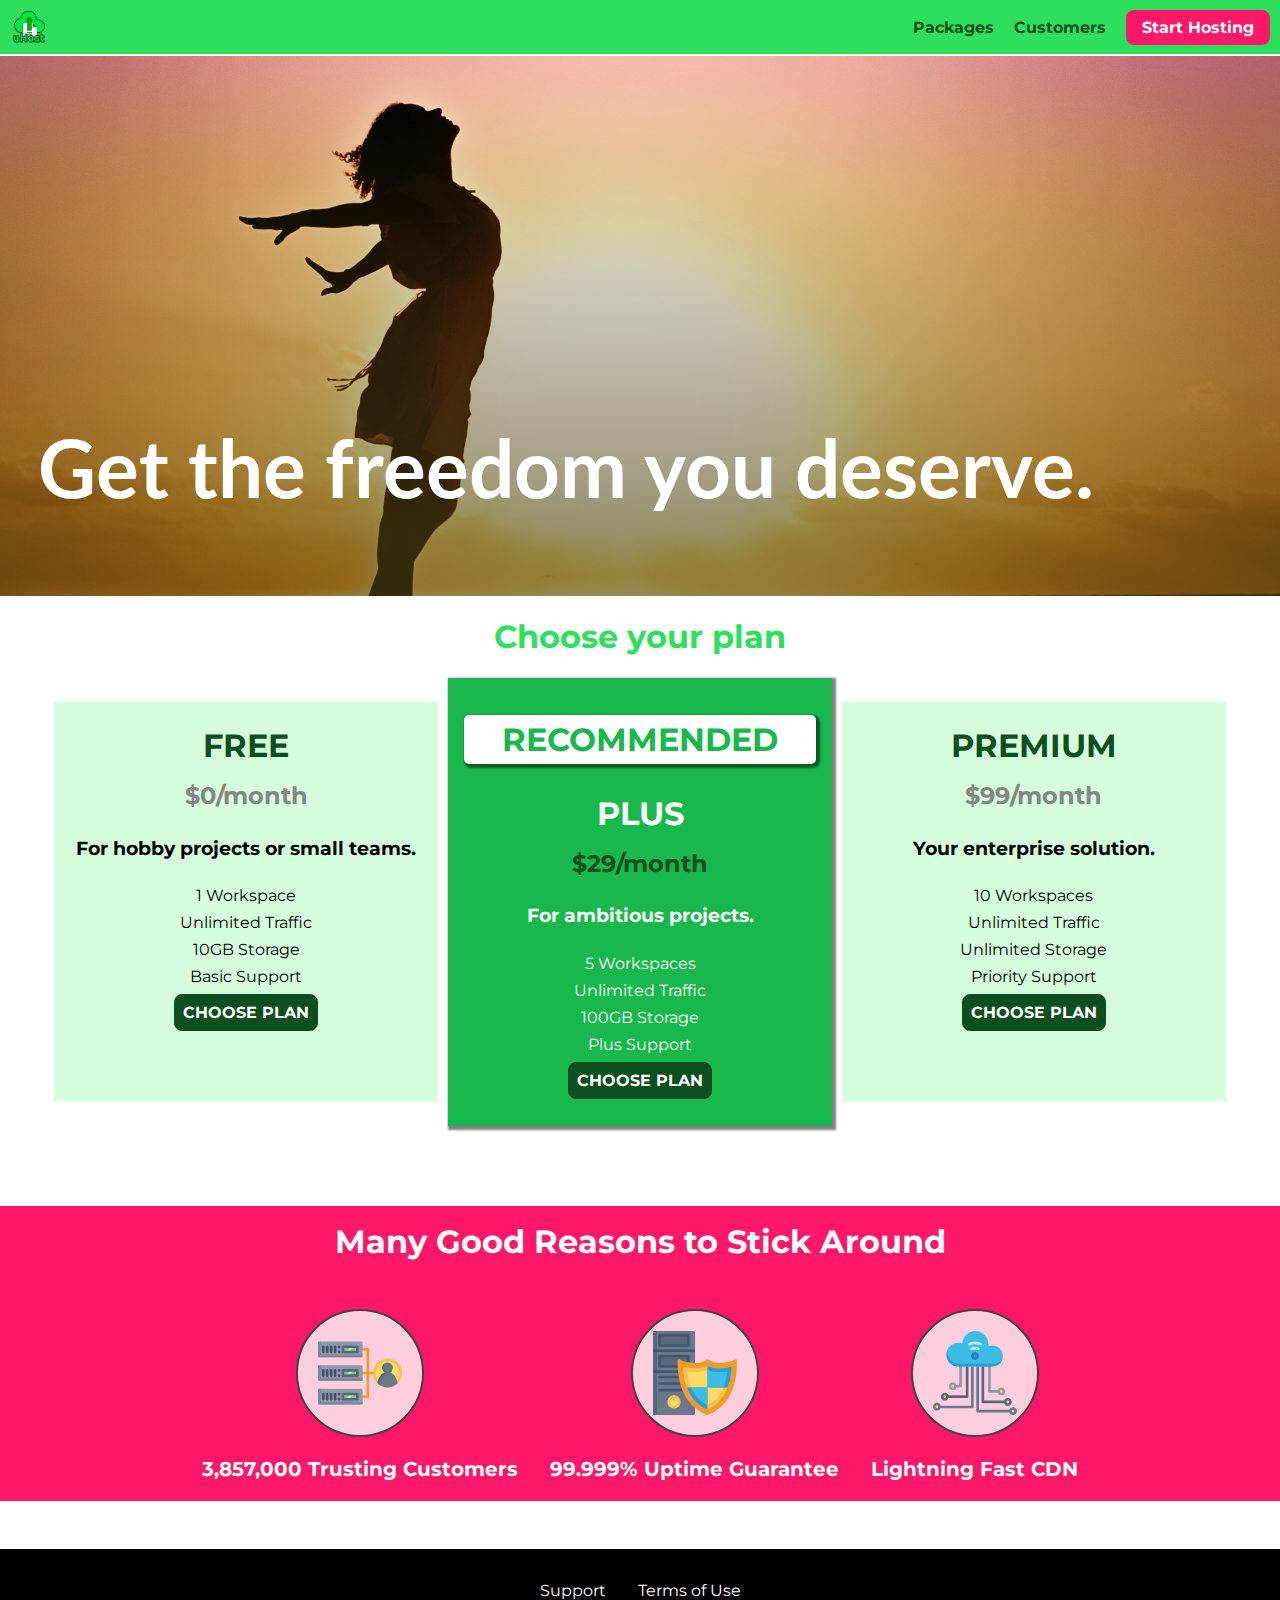
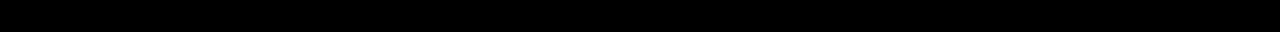
<file: basics-01-understanding-the-course-project-starting-code/index.html>
<!DOCTYPE html>
<html lang="en">

<head>
    <meta charset="UTF-8">
    <meta http-equiv="X-UA-Compatible" content="ie=edge">
    <meta name="viewport" content="width=device-width, initial-scale=1.0">
    <title>uHost</title>
    <link rel="shortcut icon" href="favicon.png">
    <link rel="stylesheet" href="shared.css">
    <link rel="stylesheet" href="main.css">
</head>

<body>
    <div class="backdrop"></div>
    <div class="modal">
        <h1 class="modal__title">Do you want to continue?</h1>
        <div class="modal__actions">
            <a href="start-hosting/index.html" class="modal__action">Yes!</a>
            <button class="modal__action modal__action--negative" type="button">No!</button>
        </div>
    </div>
    <header class="main-header">
        <div class="logo">
            <button class="toggle-button">
                <span class="toggle-button__bar"></span>
                <span class="toggle-button__bar"></span>
                <span class="toggle-button__bar"></span>
            </button>
            <a href="index.html">
                <img src="images/uhost-icon.png" class="main-header__brand" href="index.html" alt="uHost - Your favorite hosting solution"></img>
            </a>
        </div>
        <nav class="main-nav">
            <ul class="main-nav__items">
                <li class="main-nav__item">
                    <a href="packages/index.html">Packages</a>
                </li>
                <li class="main-nav__item">
                    <a href="customers/index.html">Customers</a>
                </li>
                <li class="main-nav__item--cta">
                    <a href="start-hosting/index.html">Start Hosting</a>
                </li>
            </ul>
        </nav>
    </header>
    <nav class="mobile-nav">
        <ul class="mobile-nav__items">
            <li class="mobile-nav__item">
                <a href="packages/index.html">Packages</a>
            </li>
            <li class="mobile-nav__item">
                <a href="customers/index.html">Customers</a>
            </li>
            <li class="mobile-nav__item mobile-nav__item--cta">
                <a href="start-hosting/index.html">Start Hosting</a>
            </li>
        </ul>
    </nav>
    <main>
        <section id="product-overview">
            <h1>Get the freedom you deserve.</h1>
        </section>
        <section>
            <h1 class="section-title">Choose your plan</h1>
            <div class="plan__list">
                <article class="plan">
                    <h1 class="plan__title">FREE</h1>
                    <h2 class="plan__price">$0/month</h2>
                    <h3>For hobby projects or small teams.</h3>
                    <ul class="plan__features">
                        <li class="plan__feature">1 Workspace</li>
                        <li class="plan__feature">Unlimited Traffic</li>
                        <li class="plan__feature">10GB Storage</li>
                        <li class="plan__feature">Basic Support</li>
                    </ul>
                    <div>
                        <button class="button">CHOOSE PLAN</button>
                    </div>
                </article>
                <article class="plan plan--highlight">
                    <h1 class="plan__annotation">RECOMMENDED</h1>
                    <h1 class="plan__title">PLUS</h1>
                    <h2 class="plan__price">$29/month</h2>
                    <h3>For ambitious projects.</h3>
                    <ul class="plan__features">
                        <li class="plan__feature">5 Workspaces</li>
                        <li class="plan__feature">Unlimited Traffic</li>
                        <li class="plan__feature">100GB Storage</li>
                        <li class="plan__feature">Plus Support</li>
                    </ul>
                    <div>
                        <button class="button">CHOOSE PLAN</button>
                    </div>
                </article>
                <article class="plan">
                    <h1 class="plan__title">PREMIUM</h1>
                    <h2 class="plan__price">$99/month</h2>
                    <h3>Your enterprise solution.</h3>
                    <ul class="plan__features">
                        <li class="plan__feature">10 Workspaces</li>
                        <li class="plan__feature">Unlimited Traffic</li>
                        <li class="plan__feature">Unlimited Storage</li>
                        <li class="plan__feature">Priority Support</li>
                    </ul>
                    <div>
                        <button class="button">CHOOSE PLAN</button>
                    </div>
                </article>
            </div>
        </section>
        <section id="key-features">
            <h1 class="section-title">Many Good Reasons to Stick Around</h1>
            <ul class="key-feature__list">
                <li class="key-feature">
                    <div class="key-feature__image">
                        <svg viewBox="0 0 512 512">
                            <path style="fill:#F09B24;" d="M344,248h-32V112c0-4.418-3.582-8-8-8h-40c-4.418,0-8,3.582-8,8s3.582,8,8,8h32v128h-32  c-4.418,0-8,3.582-8,8s3.582,8,8,8h32v128h-32c-4.418,0-8,3.582-8,8s3.582,8,8,8h40c4.418,0,8-3.582,8-8V264h32c4.418,0,8-3.582,8-8  S348.418,248,344,248z"
                            />
                            <path style="fill:#8E9AA9;" d="M264,64H8c-4.418,0-8,3.582-8,8v80c0,4.418,3.582,8,8,8h256c4.418,0,8-3.582,8-8V72  C272,67.582,268.418,64,264,64z"
                            />
                            <path style="fill:#7C899B;" d="M24,144c-4.418,0-8-3.582-8-8V64H8c-4.418,0-8,3.582-8,8v80c0,4.418,3.582,8,8,8h256  c4.418,0,8-3.582,8-8v-8H24z"
                            />
                            <rect x="152" y="96" style="fill:#B8E3A8;" width="88" height="32" />
                            <g>
                                <polygon style="fill:#7EC97D;" points="152,96 152,128 166,128 198,96  " />
                                <polygon style="fill:#7EC97D;" points="220,96 188,128 240,128 240,96  " />
                            </g>
                            <path style="fill:#56677E;" d="M240,136h-88c-4.418,0-8-3.582-8-8V96c0-4.418,3.582-8,8-8h88c4.418,0,8,3.582,8,8v32  C248,132.418,244.418,136,240,136z M160,120h72v-16h-72V120z"
                            />
                            <g>
                                <path style="fill:#435670;" d="M32,136c-4.418,0-8-3.582-8-8V96c0-4.418,3.582-8,8-8s8,3.582,8,8v32C40,132.418,36.418,136,32,136z   "
                                />
                                <path style="fill:#435670;" d="M56,136c-4.418,0-8-3.582-8-8V96c0-4.418,3.582-8,8-8s8,3.582,8,8v32C64,132.418,60.418,136,56,136z   "
                                />
                                <path style="fill:#435670;" d="M80,136c-4.418,0-8-3.582-8-8V96c0-4.418,3.582-8,8-8s8,3.582,8,8v32C88,132.418,84.418,136,80,136z   "
                                />
                                <path style="fill:#435670;" d="M104,136c-4.418,0-8-3.582-8-8V96c0-4.418,3.582-8,8-8s8,3.582,8,8v32   C112,132.418,108.418,136,104,136z"
                                />
                                <path style="fill:#435670;" d="M128,105c-4.418,0-8-3.582-8-8v-1c0-4.418,3.582-8,8-8s8,3.582,8,8v1   C136,101.418,132.418,105,128,105z"
                                />
                                <path style="fill:#435670;" d="M128,136c-4.418,0-8-3.582-8-8v-1c0-4.418,3.582-8,8-8s8,3.582,8,8v1   C136,132.418,132.418,136,128,136z"
                                />
                            </g>
                            <path style="fill:#8E9AA9;" d="M264,208H8c-4.418,0-8,3.582-8,8v80c0,4.418,3.582,8,8,8h256c4.418,0,8-3.582,8-8v-80  C272,211.582,268.418,208,264,208z"
                            />
                            <path style="fill:#7C899B;" d="M24,288c-4.418,0-8-3.582-8-8v-72H8c-4.418,0-8,3.582-8,8v80c0,4.418,3.582,8,8,8h256  c4.418,0,8-3.582,8-8v-8H24z"
                            />
                            <rect x="152" y="240" style="fill:#B8E3A8;" width="88" height="32" />
                            <g>
                                <polygon style="fill:#7EC97D;" points="152,240 152,272 166,272 198,240  " />
                                <polygon style="fill:#7EC97D;" points="220,240 188,272 240,272 240,240  " />
                            </g>
                            <path style="fill:#56677E;" d="M240,280h-88c-4.418,0-8-3.582-8-8v-32c0-4.418,3.582-8,8-8h88c4.418,0,8,3.582,8,8v32  C248,276.418,244.418,280,240,280z M160,264h72v-16h-72V264z"
                            />
                            <g>
                                <path style="fill:#435670;" d="M32,280c-4.418,0-8-3.582-8-8v-32c0-4.418,3.582-8,8-8s8,3.582,8,8v32C40,276.418,36.418,280,32,280   z"
                                />
                                <path style="fill:#435670;" d="M56,280c-4.418,0-8-3.582-8-8v-32c0-4.418,3.582-8,8-8s8,3.582,8,8v32C64,276.418,60.418,280,56,280   z"
                                />
                                <path style="fill:#435670;" d="M80,280c-4.418,0-8-3.582-8-8v-32c0-4.418,3.582-8,8-8s8,3.582,8,8v32C88,276.418,84.418,280,80,280   z"
                                />
                                <path style="fill:#435670;" d="M104,280c-4.418,0-8-3.582-8-8v-32c0-4.418,3.582-8,8-8s8,3.582,8,8v32   C112,276.418,108.418,280,104,280z"
                                />
                                <path style="fill:#435670;" d="M128,249c-4.418,0-8-3.582-8-8v-1c0-4.418,3.582-8,8-8s8,3.582,8,8v1   C136,245.418,132.418,249,128,249z"
                                />
                                <path style="fill:#435670;" d="M128,280c-4.418,0-8-3.582-8-8v-1c0-4.418,3.582-8,8-8s8,3.582,8,8v1   C136,276.418,132.418,280,128,280z"
                                />
                            </g>
                            <path style="fill:#8E9AA9;" d="M264,352H8c-4.418,0-8,3.582-8,8v80c0,4.418,3.582,8,8,8h256c4.418,0,8-3.582,8-8v-80  C272,355.582,268.418,352,264,352z"
                            />
                            <path style="fill:#7C899B;" d="M24,432c-4.418,0-8-3.582-8-8v-72H8c-4.418,0-8,3.582-8,8v80c0,4.418,3.582,8,8,8h256  c4.418,0,8-3.582,8-8v-8H24z"
                            />
                            <rect x="152" y="384" style="fill:#B8E3A8;" width="88" height="32" />
                            <g>
                                <polygon style="fill:#7EC97D;" points="152,384 152,416 166,416 198,384  " />
                                <polygon style="fill:#7EC97D;" points="220,384 188,416 240,416 240,384  " />
                            </g>
                            <path style="fill:#56677E;" d="M240,424h-88c-4.418,0-8-3.582-8-8v-32c0-4.418,3.582-8,8-8h88c4.418,0,8,3.582,8,8v32  C248,420.418,244.418,424,240,424z M160,408h72v-16h-72V408z"
                            />
                            <g>
                                <path style="fill:#435670;" d="M32,424c-4.418,0-8-3.582-8-8v-32c0-4.418,3.582-8,8-8s8,3.582,8,8v32C40,420.418,36.418,424,32,424   z"
                                />
                                <path style="fill:#435670;" d="M56,424c-4.418,0-8-3.582-8-8v-32c0-4.418,3.582-8,8-8s8,3.582,8,8v32C64,420.418,60.418,424,56,424   z"
                                />
                                <path style="fill:#435670;" d="M80,424c-4.418,0-8-3.582-8-8v-32c0-4.418,3.582-8,8-8s8,3.582,8,8v32C88,420.418,84.418,424,80,424   z"
                                />
                                <path style="fill:#435670;" d="M104,424c-4.418,0-8-3.582-8-8v-32c0-4.418,3.582-8,8-8s8,3.582,8,8v32   C112,420.418,108.418,424,104,424z"
                                />
                                <path style="fill:#435670;" d="M128,393c-4.418,0-8-3.582-8-8v-1c0-4.418,3.582-8,8-8s8,3.582,8,8v1   C136,389.418,132.418,393,128,393z"
                                />
                                <path style="fill:#435670;" d="M128,424c-4.418,0-8-3.582-8-8v-1c0-4.418,3.582-8,8-8s8,3.582,8,8v1   C136,420.418,132.418,424,128,424z"
                                />
                            </g>
                            <path style="fill:#F7C14D;" d="M424,168c-48.523,0-88,39.477-88,88s39.477,88,88,88s88-39.477,88-88S472.523,168,424,168z" />
                            <path style="fill:#FFDB66;" d="M424,184c-39.701,0-72,32.299-72,72s32.299,72,72,72s72-32.299,72-72S463.701,184,424,184z" />
                            <path style="fill:#69788D;" d="M484.893,314.16C476.393,274.588,451.922,248,424,248s-52.393,26.588-60.893,66.16  c-0.605,2.82,0.354,5.749,2.511,7.664C381.731,336.124,402.465,344,424,344s42.269-7.876,58.381-22.176  C484.539,319.909,485.498,316.98,484.893,314.16z"
                            />
                            <path style="fill:#56677E;" d="M434.053,249.171C430.768,248.403,427.411,248,424,248c-27.922,0-52.393,26.588-60.893,66.16  c-0.605,2.82,0.354,5.749,2.511,7.664c3.383,3.002,6.979,5.703,10.734,8.125C384.904,286.243,407.373,255.378,434.053,249.171z"
                            />
                            <path style="fill:#69788D;" d="M424,192c-17.645,0-32,14.355-32,32s14.355,32,32,32s32-14.355,32-32S441.645,192,424,192z" />
                            <path style="fill:#56677E;" d="M432,248c-17.645,0-32-14.355-32-32c0-6.783,2.128-13.076,5.742-18.258  C397.444,203.53,392,213.138,392,224c0,17.645,14.355,32,32,32c10.862,0,20.471-5.444,26.258-13.742  C445.076,245.872,438.783,248,432,248z"
                            />

                        </svg>
  
                    </div>
                    <p class="key-feature__description">3,857,000 Trusting Customers</p>
                </li>
                <li class="key-feature">
                    <div class="key-feature__image">
                        <svg viewBox="0 0 512 512">
                            <path style="fill:#69788D;" d="M248,0H8C3.582,0,0,3.582,0,8v496c0,4.418,3.582,8,8,8h240c4.418,0,8-3.582,8-8V8  C256,3.582,252.418,0,248,0z"
                            />
                            <path style="fill:#56677E;" d="M24,504V8c0-4.418,3.582-8,8-8H8C3.582,0,0,3.582,0,8v496c0,4.418,3.582,8,8,8h24  C27.582,512,24,508.418,24,504z"
                            />
                            <g>
                                <rect x="0" y="112" style="fill:#435670;" width="256" height="16" />
                                <rect x="0" y="240" style="fill:#435670;" width="256" height="16" />
                            </g>
                            <path style="fill:#F7C14D;" d="M128,392c-22.056,0-40,17.944-40,40s17.944,40,40,40s40-17.944,40-40S150.056,392,128,392z" />
                            <path style="fill:#FFDB66;" d="M128,408c-13.233,0-24,10.767-24,24s10.767,24,24,24s24-10.767,24-24S141.233,408,128,408z" />
                            <path style="fill:#F7C14D;" d="M128,392c-2.739,0-5.414,0.278-8,0.805V424c0,4.418,3.582,8,8,8c4.418,0,8-3.582,8-8v-31.195  C133.414,392.278,130.739,392,128,392z"
                            />
                            <g>
                                <path style="fill:#435670;" d="M216,288H40c-4.418,0-8-3.582-8-8s3.582-8,8-8h176c4.418,0,8,3.582,8,8S220.418,288,216,288z"
                                />
                                <path style="fill:#435670;" d="M216,328H40c-4.418,0-8-3.582-8-8s3.582-8,8-8h176c4.418,0,8,3.582,8,8S220.418,328,216,328z"
                                />
                                <path style="fill:#435670;" d="M216,368H40c-4.418,0-8-3.582-8-8s3.582-8,8-8h176c4.418,0,8,3.582,8,8S220.418,368,216,368z"
                                />
                                <path style="fill:#435670;" d="M216,16H40c-4.418,0-8,3.582-8,8v64c0,4.418,3.582,8,8,8h176c4.418,0,8-3.582,8-8V24   C224,19.582,220.418,16,216,16z"
                                />
                            </g>
                            <rect x="48" y="32" style="fill:#56677E;" width="160" height="48" />
                            <path style="fill:#435670;" d="M216,144H40c-4.418,0-8,3.582-8,8v64c0,4.418,3.582,8,8,8h176c4.418,0,8-3.582,8-8v-64  C224,147.582,220.418,144,216,144z"
                            />
                            <rect x="48" y="160" style="fill:#56677E;" width="160" height="48" />
                            <path style="fill:#F09B24;" d="M511.747,180.237c-0.194-6.537-8.107-10.107-13.135-5.894c-5.6,4.693-42.904,21.282-98.514,21.282  c-33.45,0-64.625-20.999-64.929-21.206c-2.9-1.991-6.764-1.85-9.512,0.346c-2.677,2.135-27.201,20.86-63.793,20.86  c-55.607,0-92.914-16.589-98.515-21.282c-5.028-4.211-12.941-0.645-13.135,5.894c-1.634,54.834,4.655,105.941,18.693,151.903  c12.096,39.604,29.759,74.047,52.497,102.373c27.538,34.304,62.743,59.882,104.66,76.045c3.069,1.918,6.757,1.921,9.83,0  c41.917-16.163,77.122-41.741,104.66-76.045c22.738-28.326,40.401-62.77,52.497-102.373  C507.092,286.179,513.381,235.071,511.747,180.237z"
                            />
                            <path style="fill:#F7C14D;" d="M476.21,221.226c-1.953-1.631-4.568-2.235-7.036-1.628c-21.686,5.327-44.926,8.028-69.075,8.028  c-25.926,0-49.633-8.975-64.955-16.504c-2.307-1.134-5.016-1.091-7.284,0.116c-14.059,7.477-36.919,16.388-65.994,16.388  c-24.153,0-47.394-2.701-69.075-8.028c-5.155-1.268-10.221,2.966-9.894,8.261c2.077,33.693,7.668,65.635,16.616,94.935  c22.774,74.565,66.139,126.334,128.888,153.868c2.032,0.891,4.397,0.891,6.43,0c61.777-27.107,104.716-78.876,127.62-153.868  c8.948-29.3,14.539-61.241,16.616-94.935C479.224,225.319,478.163,222.856,476.21,221.226z"
                            />
                            <path style="fill:#FFDB66;" d="M331.609,451.727c-52.604-25.289-89.304-70.987-109.144-135.944  c-6.532-21.39-11.162-44.336-13.82-68.447c17.133,2.852,34.952,4.291,53.22,4.291c29.394,0,53.376-7.793,69.978-15.561  c17.44,7.736,41.656,15.561,68.256,15.561c18.267,0,36.085-1.439,53.219-4.291c-2.659,24.112-7.288,47.06-13.82,68.448  C419.545,381.108,383.27,426.805,331.609,451.727z"
                            />
                            <g>
                                <path style="fill:#2C9DD4;" d="M479.066,227.858c0.157-2.539-0.903-5.002-2.856-6.633s-4.568-2.235-7.036-1.628   c-21.686,5.327-44.926,8.028-69.075,8.028c-25.926,0-49.633-8.975-64.955-16.504c-1.057-0.52-2.2-0.78-3.345-0.806l-0.072,133.351   h123.601c2.556-6.746,4.933-13.702,7.123-20.874C471.398,293.493,476.989,261.552,479.066,227.858z"
                                />
                                <path style="fill:#2C9DD4;" d="M206.658,343.667c24.153,63.42,65.028,108.108,121.743,132.995c1.031,0.452,2.147,0.673,3.263,0.666   l0.063-133.661H206.658z"
                                />
                            </g>
                            <g>
                                <path style="fill:#3CBDE8;" d="M439.497,315.783c6.532-21.389,11.161-44.336,13.82-68.448c-17.134,2.852-34.952,4.291-53.219,4.291   c-26.6,0-50.815-7.824-68.256-15.561l-0.116,107.601h97.758C433.179,334.807,436.524,325.518,439.497,315.783z"
                                />
                                <path style="fill:#3CBDE8;" d="M232.523,343.667c21.144,50.298,54.363,86.56,99.087,108.06l0.117-108.06H232.523z" />
                            </g>
                        </svg>
                    </div>
                    <p class="key-feature__description">99.999% Uptime Guarantee</p>
                </li>
                <li class="key-feature">
                    <div class="key-feature__image">
                        <svg viewBox="0 0 512 512">
                            <path style="fill:#8E9AA9;" d="M168,200c-4.418,0-8,3.582-8,8v120h-17.376c-3.302-9.311-12.194-16-22.624-16  c-13.234,0-24,10.767-24,24s10.766,24,24,24c10.429,0,19.321-6.689,22.624-16H168c4.418,0,8-3.582,8-8V208  C176,203.582,172.418,200,168,200z"
                            />
                            <path style="fill:#FFDB66;" d="M120,328c-4.411,0-8,3.589-8,8s3.589,8,8,8s8-3.589,8-8S124.411,328,120,328z" />
                            <path style="fill:#56677E;" d="M208,200c-4.418,0-8,3.582-8,8v184H94.624C91.322,382.689,82.43,376,72,376  c-13.234,0-24,10.767-24,24s10.766,24,24,24c10.429,0,19.321-6.689,22.624-16H208c4.418,0,8-3.582,8-8V208  C216,203.582,212.418,200,208,200z"
                            />
                            <path style="fill:#FFDB66;" d="M72,392c-4.411,0-8,3.589-8,8s3.589,8,8,8s8-3.589,8-8S76.411,392,72,392z" />
                            <path style="fill:#69788D;" d="M240,208c-4.418,0-8,3.582-8,8v239H47.24c-2.671-10.34-12.078-18-23.24-18c-13.234,0-24,10.767-24,24  s10.766,24,24,24c9.666,0,18.009-5.747,21.809-14H240c4.418,0,8-3.582,8-8V216C248,211.582,244.418,208,240,208z"
                            />
                            <path style="fill:#FFDB66;" d="M24,453c-4.411,0-8,3.589-8,8s3.589,8,8,8s8-3.589,8-8S28.411,453,24,453z" />
                            <path style="fill:#69788D;" d="M488,464c-10.429,0-19.321,6.689-22.624,16H280V208c0-4.418-3.582-8-8-8s-8,3.582-8,8v280  c0,4.418,3.582,8,8,8h193.376c3.302,9.311,12.194,16,22.624,16c13.234,0,24-10.767,24-24S501.234,464,488,464z"
                            />
                            <path style="fill:#FFDB66;" d="M488,480c-4.411,0-8,3.589-8,8s3.589,8,8,8s8-3.589,8-8S492.411,480,488,480z" />
                            <path style="fill:#56677E;" d="M456,408c-10.429,0-19.321,6.689-22.624,16H312V208c0-4.418-3.582-8-8-8s-8,3.582-8,8v224  c0,4.418,3.582,8,8,8h129.376c3.302,9.311,12.194,16,22.624,16c13.234,0,24-10.767,24-24S469.234,408,456,408z"
                            />
                            <path style="fill:#FFDB66;" d="M456,424c-4.411,0-8,3.589-8,8s3.589,8,8,8s8-3.589,8-8S460.411,424,456,424z" />
                            <path style="fill:#8E9AA9;" d="M416,344c-10.429,0-19.321,6.689-22.624,16H352V208c0-4.418-3.582-8-8-8s-8,3.582-8,8v160  c0,4.418,3.582,8,8,8h49.376c3.302,9.311,12.194,16,22.624,16c13.234,0,24-10.767,24-24S429.234,344,416,344z"
                            />
                            <path style="fill:#FFDB66;" d="M416,360c-4.411,0-8,3.589-8,8s3.589,8,8,8s8-3.589,8-8S420.411,360,416,360z" />
                            <path style="fill:#3CBDE8;" d="M362,88c-8.741,0-17.231,1.751-25.06,5.085C337.646,88.797,338,84.43,338,80  c0-44.112-35.888-80-80-80c-42.823,0-77.895,33.816-79.909,76.149C170.393,73.415,162.244,72,154,72c-39.701,0-72,32.299-72,72  s32.299,72,72,72h208c35.29,0,64-28.71,64-64S397.29,88,362,88z"
                            />
                            <path style="fill:#2C9DD4;" d="M368,200H160c-39.701,0-72-32.299-72-72c0-5.863,0.721-11.559,2.05-17.019  C84.918,120.88,82,132.102,82,144c0,39.701,32.299,72,72,72h208c30.389,0,55.88-21.296,62.379-49.743  C413.565,186.327,392.352,200,368,200z"
                            />
                            <path style="fill:#2A7DB5;" d="M256,128c-13.234,0-24,10.767-24,24s10.766,24,24,24c13.233,0,24-10.767,24-24S269.233,128,256,128z"
                            />
                            <path style="fill:#2C9DD4;" d="M256,144c-4.411,0-8,3.589-8,8s3.589,8,8,8c4.411,0,8-3.589,8-8S260.411,144,256,144z" />
                            <g>
                                <path style="fill:#C5F1FA;" d="M221.755,87.695c-2.994,0-5.864-1.688-7.233-4.572c-1.894-3.991-0.194-8.763,3.798-10.657   C230.157,66.849,242.834,64,256,64c13.166,0,25.844,2.849,37.68,8.466c3.992,1.895,5.692,6.666,3.798,10.657   s-6.666,5.692-10.657,3.798C277.144,82.328,266.774,80,256,80c-10.774,0-21.144,2.328-30.821,6.921   C224.072,87.446,222.904,87.695,221.755,87.695z"
                                />
                                <path style="fill:#C5F1FA;" d="M276.545,116.618c-1.148,0-2.316-0.249-3.424-0.774C267.745,113.293,261.985,112,256,112   c-5.985,0-11.745,1.293-17.121,3.844c-3.991,1.895-8.763,0.192-10.657-3.798c-1.894-3.992-0.193-8.764,3.798-10.657   C239.557,97.813,247.625,96,256,96c8.376,0,16.444,1.813,23.98,5.389c3.991,1.894,5.692,6.665,3.798,10.657   C282.41,114.93,279.539,116.618,276.545,116.618z"
                                />
                            </g>
                        </svg>
                    </div>
                    <p class="key-feature__description">Lightning Fast CDN</p>
                </li>
            </ul>
        </section>
    </main>
    
    <footer class="main-footer">
        <nav>
            <ul class="main-footer__links">
                <li class="main-footer__link">
                    <a href="#">Support</a>
                </li>
                <li class="main-footer__link">
                    <a href="#">Terms of Use</a>
                </li>
            </ul>
        </nav>
    </footer>
    <script src="shared.js"></script>
</body>

</html>
</file>
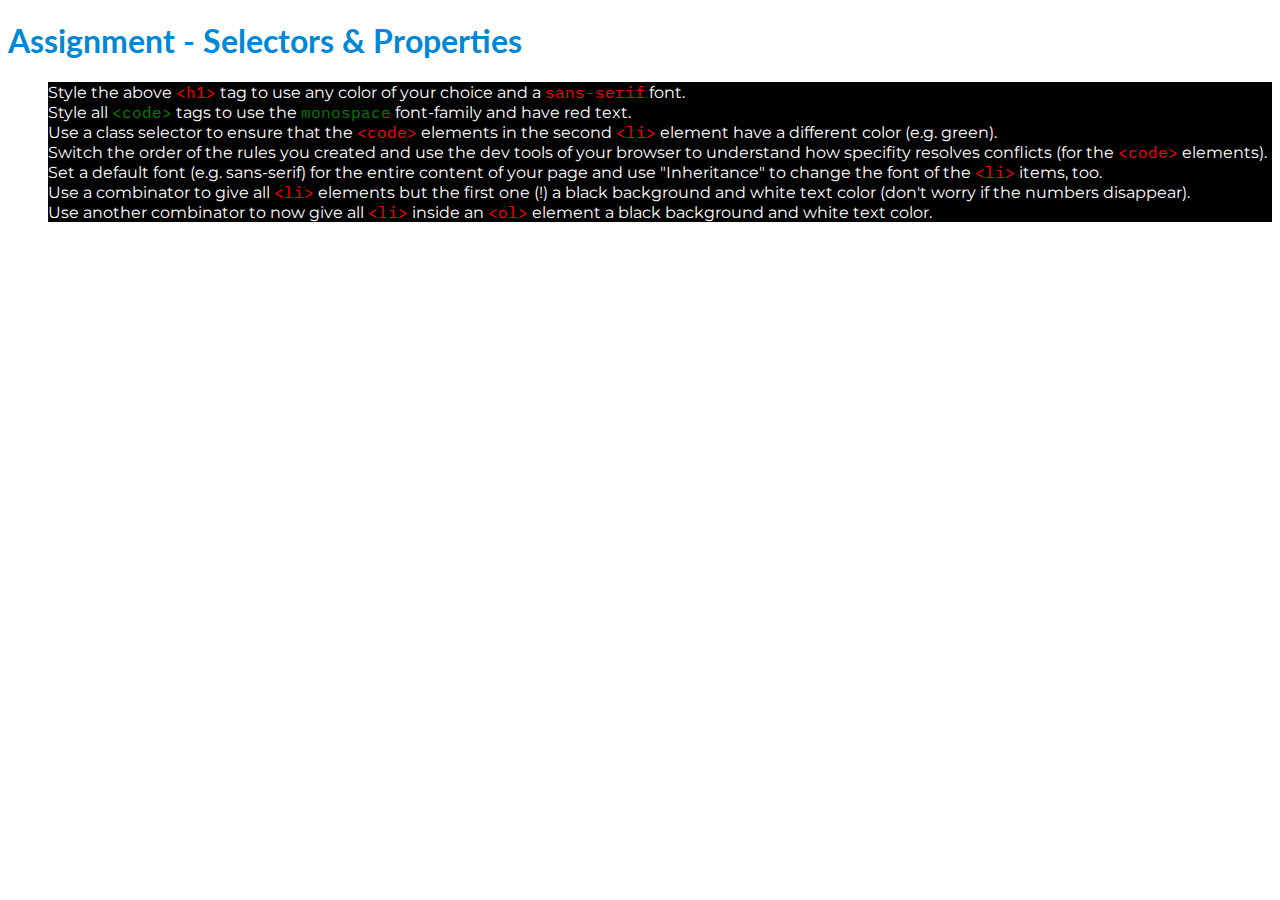
<file: basics-06-assignment-problem/index.html>
<!DOCTYPE html>
<html lang="en">
<head>
    <meta charset="UTF-8">
    <meta name="viewport" content="width=device-width, initial-scale=1.0">
    <meta http-equiv="X-UA-Compatible" content="ie=edge">
    <title>CSS Course</title>
    <link href="https://fonts.googleapis.com/css2?family=IBM+Plex+Mono:wght@300;400&family=Lato:ital,wght@0,300;0,400;0,700;1,100&family=Montserrat:wght@100;200;300;400;500;600;700;800&display=swap" rel="stylesheet">
    <link rel="stylesheet" href="main.css">
</head>
<body>
    <h1 id="assignment-instructions">Assignment - Selectors &amp; Properties</h1>
    <ol>
        <li>Style the above <code>&lt;h1&gt;</code> tag to use any color of your choice and a <code>sans-serif</code> font.</li>
        <li>Style all <code class="second-li-codes">&lt;code&gt;</code> tags to use the <code class="second-li-codes">monospace</code> font-family and have red text.</li>
        <li>Use a class selector to ensure that the <code>&lt;code&gt;</code> elements in the second <code>&lt;li&gt;</code> element have a different color (e.g. green).</li>
        <li>Switch the order of the rules you created and use the dev tools of your browser to understand how specifity resolves conflicts (for the <code>&lt;code&gt;</code> elements).</li>
        <li>Set a default font (e.g. sans-serif) for the entire content of your page and use "Inheritance" to change the font of the <code>&lt;li&gt;</code> items, too.</li>
        <li>Use a combinator to give all <code>&lt;li&gt;</code> elements but the first one (!) a black background and white text color (don't worry if the numbers disappear).</li>
        <li>Use another combinator to now give all <code>&lt;li&gt;</code> inside an <code>&lt;ol&gt;</code> element a black background and white text color.</li>
    </ol>
</body>
</html>
</file>
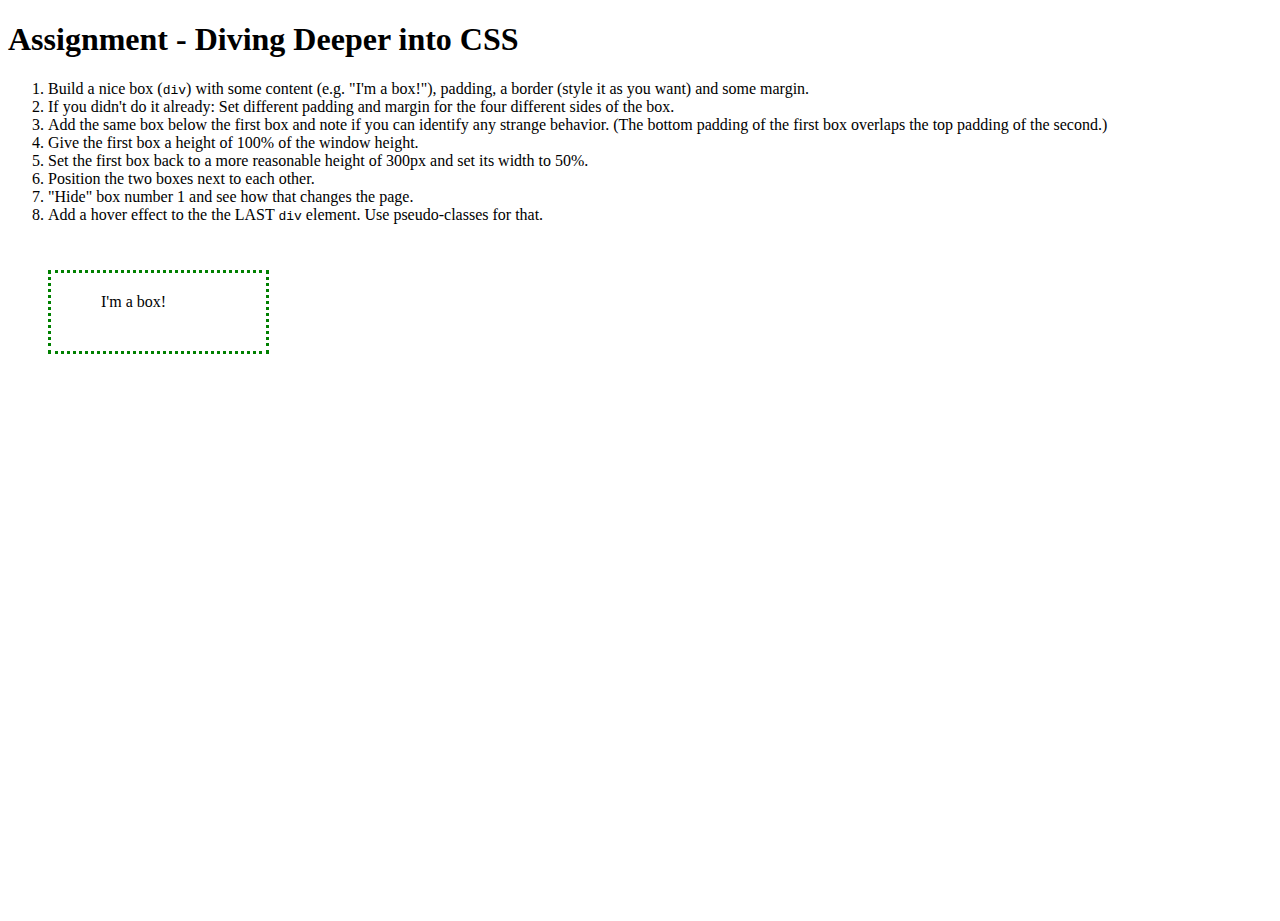
<file: diving-deeper-06-assignment-problem/index.html>
<!DOCTYPE html>
<html lang="en">
<head>
    <meta charset="UTF-8">
    <meta name="viewport" content="width=device-width, initial-scale=1.0">
    <meta http-equiv="X-UA-Compatible" content="ie=edge">
    <title>CSS Course</title>
    <link rel="stylesheet" href="main.css">
</head>
<body>
    <h1>Assignment - Diving Deeper into CSS</h1>
    <ol>
        <li>Build a nice box (<code>div</code>) with some content (e.g. "I'm a box!"), padding, a border (style it as you want) and some margin.</li>
        <li>If you didn't do it already: Set different padding and margin for the four different sides of the box.</li>
        <li>Add the same box below the first box and note if you can identify any strange behavior. (The bottom padding of the first box overlaps the top padding of the second.)</li>
        <li>Give the first box a height of 100% of the window height.</li>
        <li>Set the first box back to a more reasonable height of 300px and set its width to 50%.</li>
        <li>Position the two boxes next to each other.</li>
        <li>"Hide" box number 1 and see how that changes the page.</li>
        <li>Add a hover effect to the the LAST <code>div</code> element. Use pseudo-classes for that.</li>
    </ol>
    <div class="my-box" id="first-box">I'm a box!</div>
    <div class="my-box" id="last-box">I'm a box!</div>
</body>
</html>
</file>
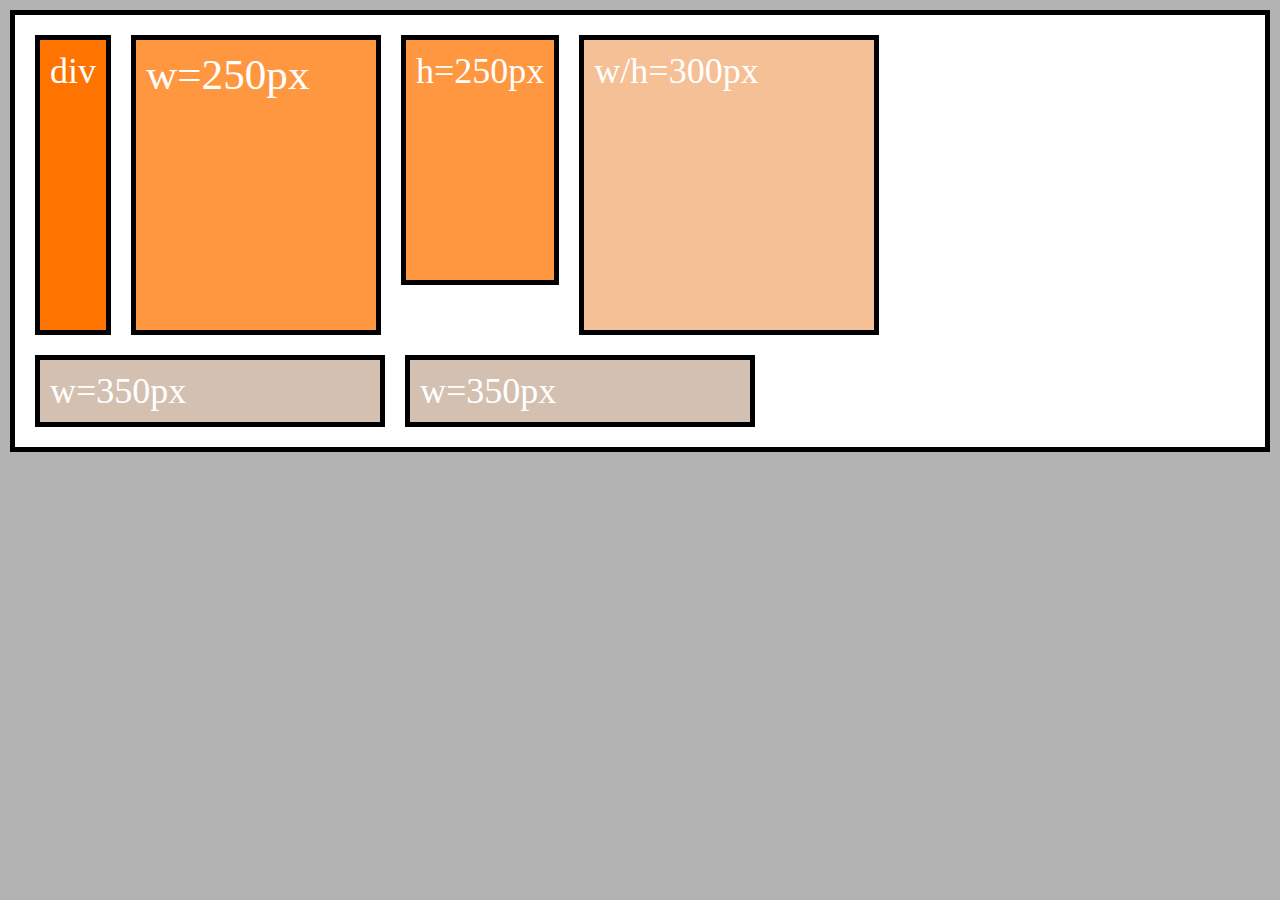
<file: flexbox-02-creating-a-flex-container-starting-code/index.html>
<!DOCTYPE html>
<html lang="en">
    <head>
        <meta charset="UTF-8">
        <meta http-equiv="X-UA-Compatible" content="ie=edge">
        <link rel="stylesheet" href="main.css">
        <title>Flexbox</title>
    </head>
    <body>
        <div class="flex-container">
            <div class="item-1">div</div>
            <div class="item-2">w=250px</div>
            <div class="item-3">h=250px</div>
            <div class="item-4">w/h=300px</div>
            <div class="item-5">w=350px</div>
            <div class="item-6">w=350px</div>
        </div>
    </body>
</html>
</file>
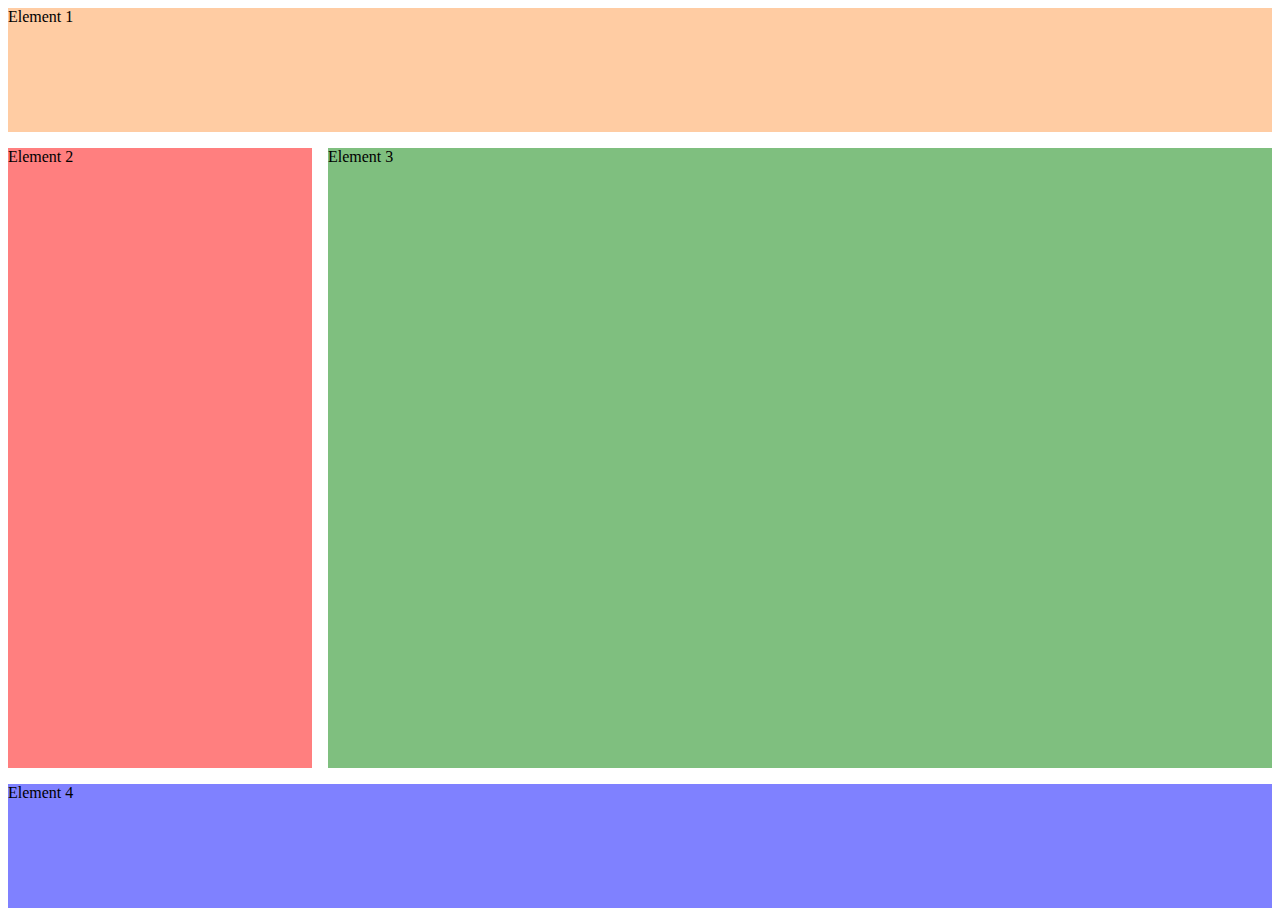
<file: grid-01-using-the-grid-on-our-projectstarting-code/index.html>
<!DOCTYPE html>
<html lang="en">
<head>
    <meta charset="UTF-8">
    <meta name="viewport" content="width=device-width, initial-scale=1.0">
    <meta http-equiv="X-UA-Compatible" content="ie=edge">
    <title>CSS Course</title>
    <link rel="stylesheet" href="main.css">
</head>
<body>
    <div class="container">
        <div class="el1">Element 1</div>
        <div class="el2">Element 2</div>
        <div class="el3">Element 3</div>
        <div class="el4">Element 4</div>
    </div>
</body>
</html>
</file>
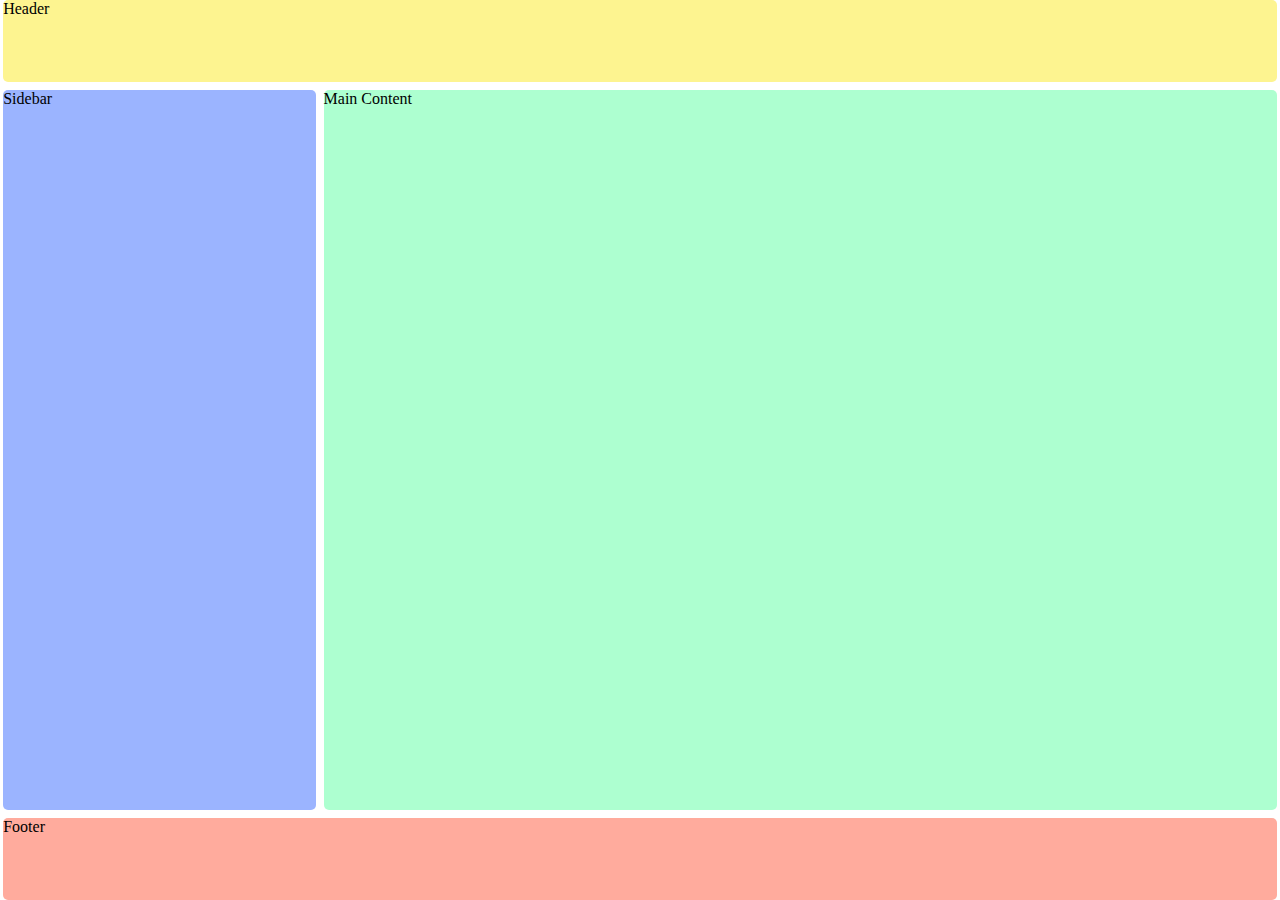
<file: grid-05-assignment-1-start/index.html>
<!DOCTYPE html>
<html lang="en">
<head>
    <meta charset="UTF-8">
    <meta name="viewport" content="width=device-width, initial-scale=1.0">
    <meta http-equiv="X-UA-Compatible" content="ie=edge">
    <title>CSS Course</title>
    <link rel="stylesheet" href="main.css">
</head>
<body class="container">
    <header class="header paddings">Header</header>
    <aside class="sidebar paddings">Sidebar</aside>
    <main class="main-content paddings">Main Content</main>
    <footer class="footer paddings">Footer</footer>
</body>
</html>
</file>
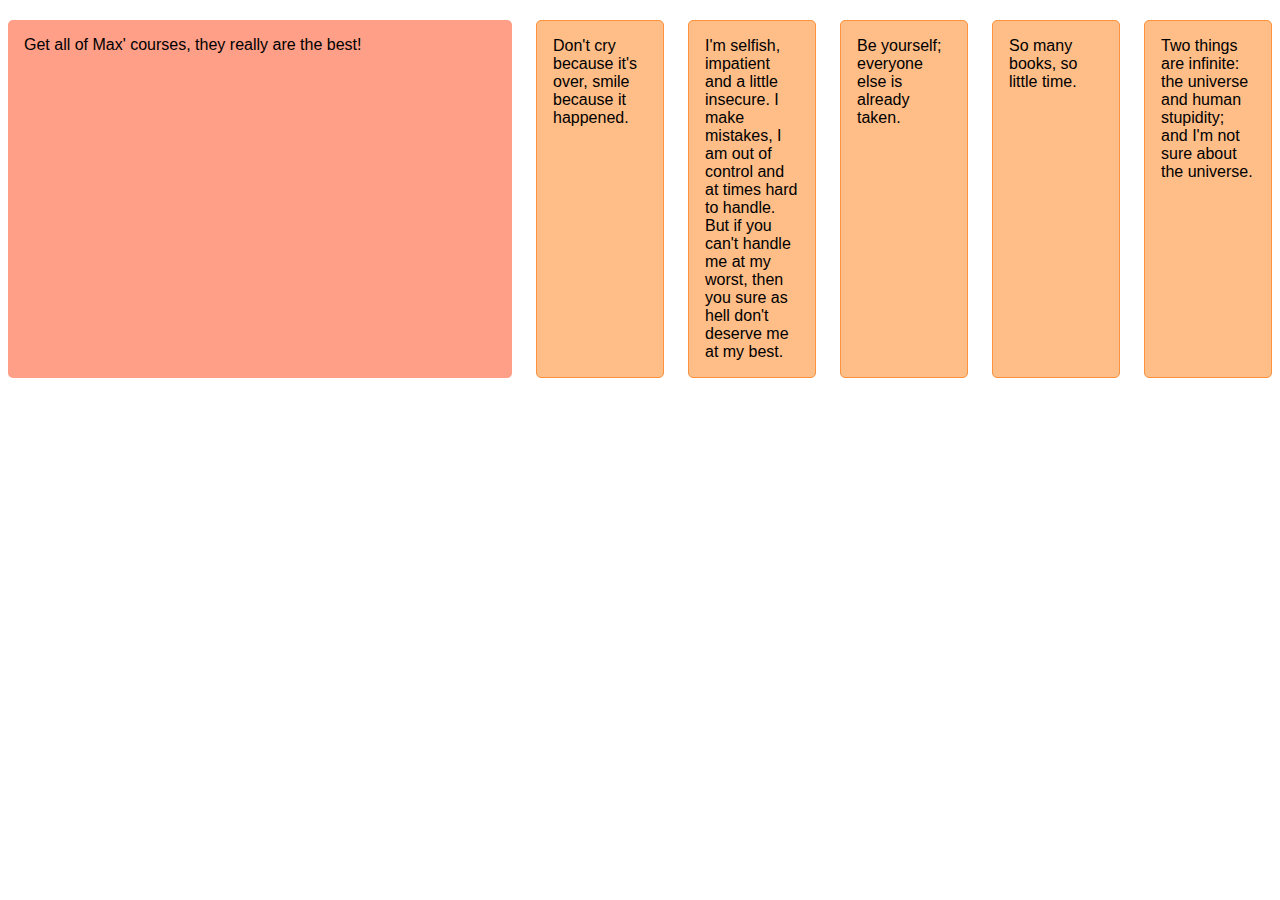
<file: grid-17-applying-autoflow/index.html>
<!DOCTYPE html>
<html lang="en">
<head>
    <meta charset="UTF-8">
    <meta name="viewport" content="width=device-width, initial-scale=1.0">
    <meta http-equiv="X-UA-Compatible" content="ie=edge">
    <title>CSS Course</title>
    <link rel="stylesheet" href="main.css">
</head>
<body>
    <div class="container">
        <div class="quote quote--featured">Get all of Max' courses, they really are the best!</div>
        <div class="quote">Don't cry because it's over, smile because it happened.</div>
        <div class="quote">I'm selfish, impatient and a little insecure. I make mistakes, I am out of control and at times hard to handle. But if you can't handle me at my worst, then you sure as hell don't deserve me at my best.</div>
        <div class="quote">Be yourself; everyone else is already taken.</div>
        <div class="quote">So many books, so little time.</div>
        <div class="quote">Two things are infinite: the universe and human stupidity; and I'm not sure about the universe.</div>
    </div>
</body>
</html>
</file>
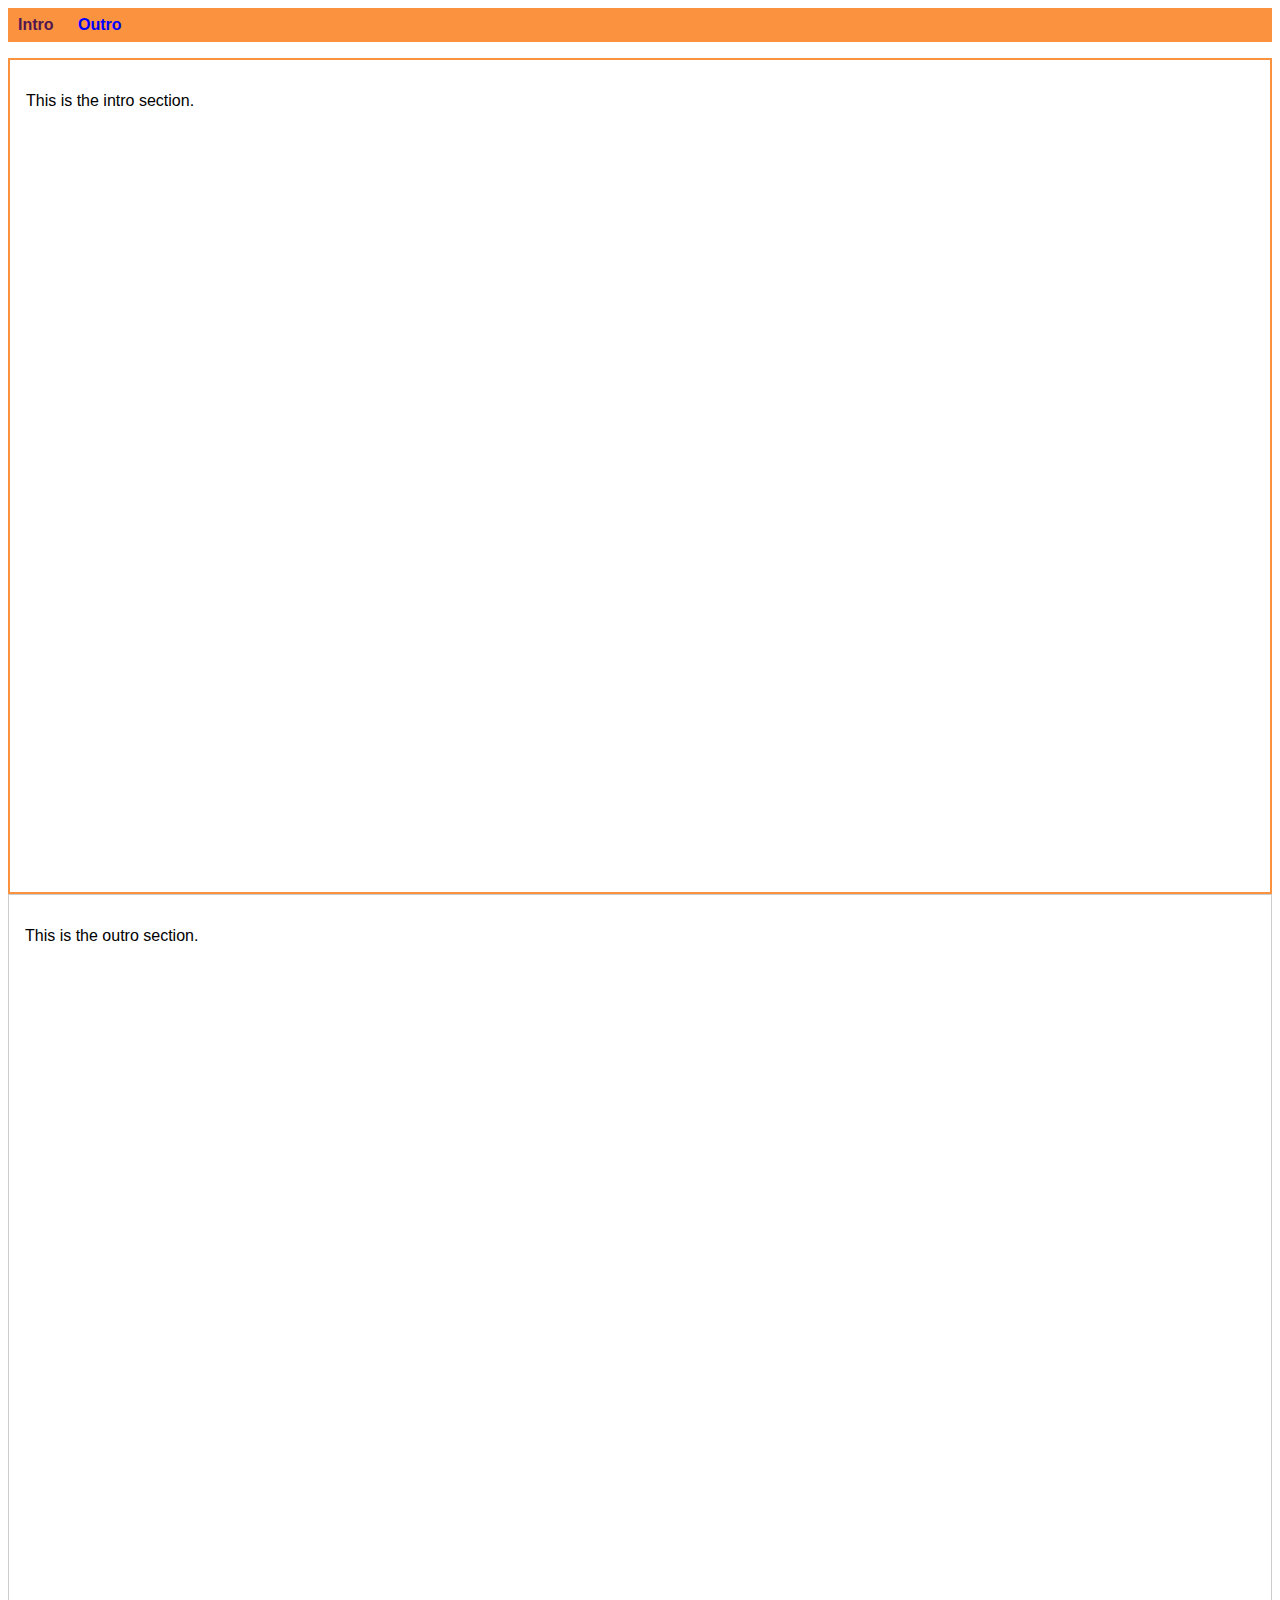
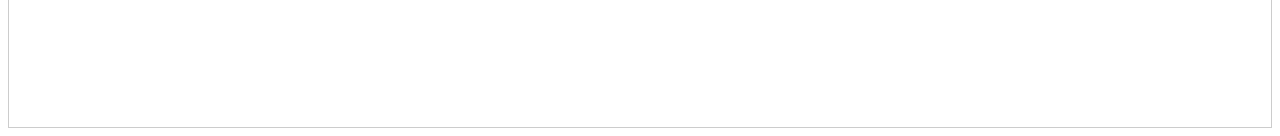
<file: more-on-selectors-2-multiple-css-classes/index.html>
<!DOCTYPE html>
<html lang="en">

<head>
    <meta charset="UTF-8">
    <meta name="viewport" content="width=device-width, initial-scale=1.0">
    <meta http-equiv="X-UA-Compatible" content="ie=edge">
    <title>CSS Course</title>
    <link rel="stylesheet" href="main.css">
</head>

<body>
    <nav>
        <a href="#intro" class="active">Intro</a>
        <a href="#outro">Outro</a>
    </nav>
    <section id="intro" class="main-section highlighted">
        <p>This is the intro section.</p>
    </section>
    <section id="outro" class="main-section">
        <p>This is the outro section.</p>
    </section>
</body>

</html>
</file>
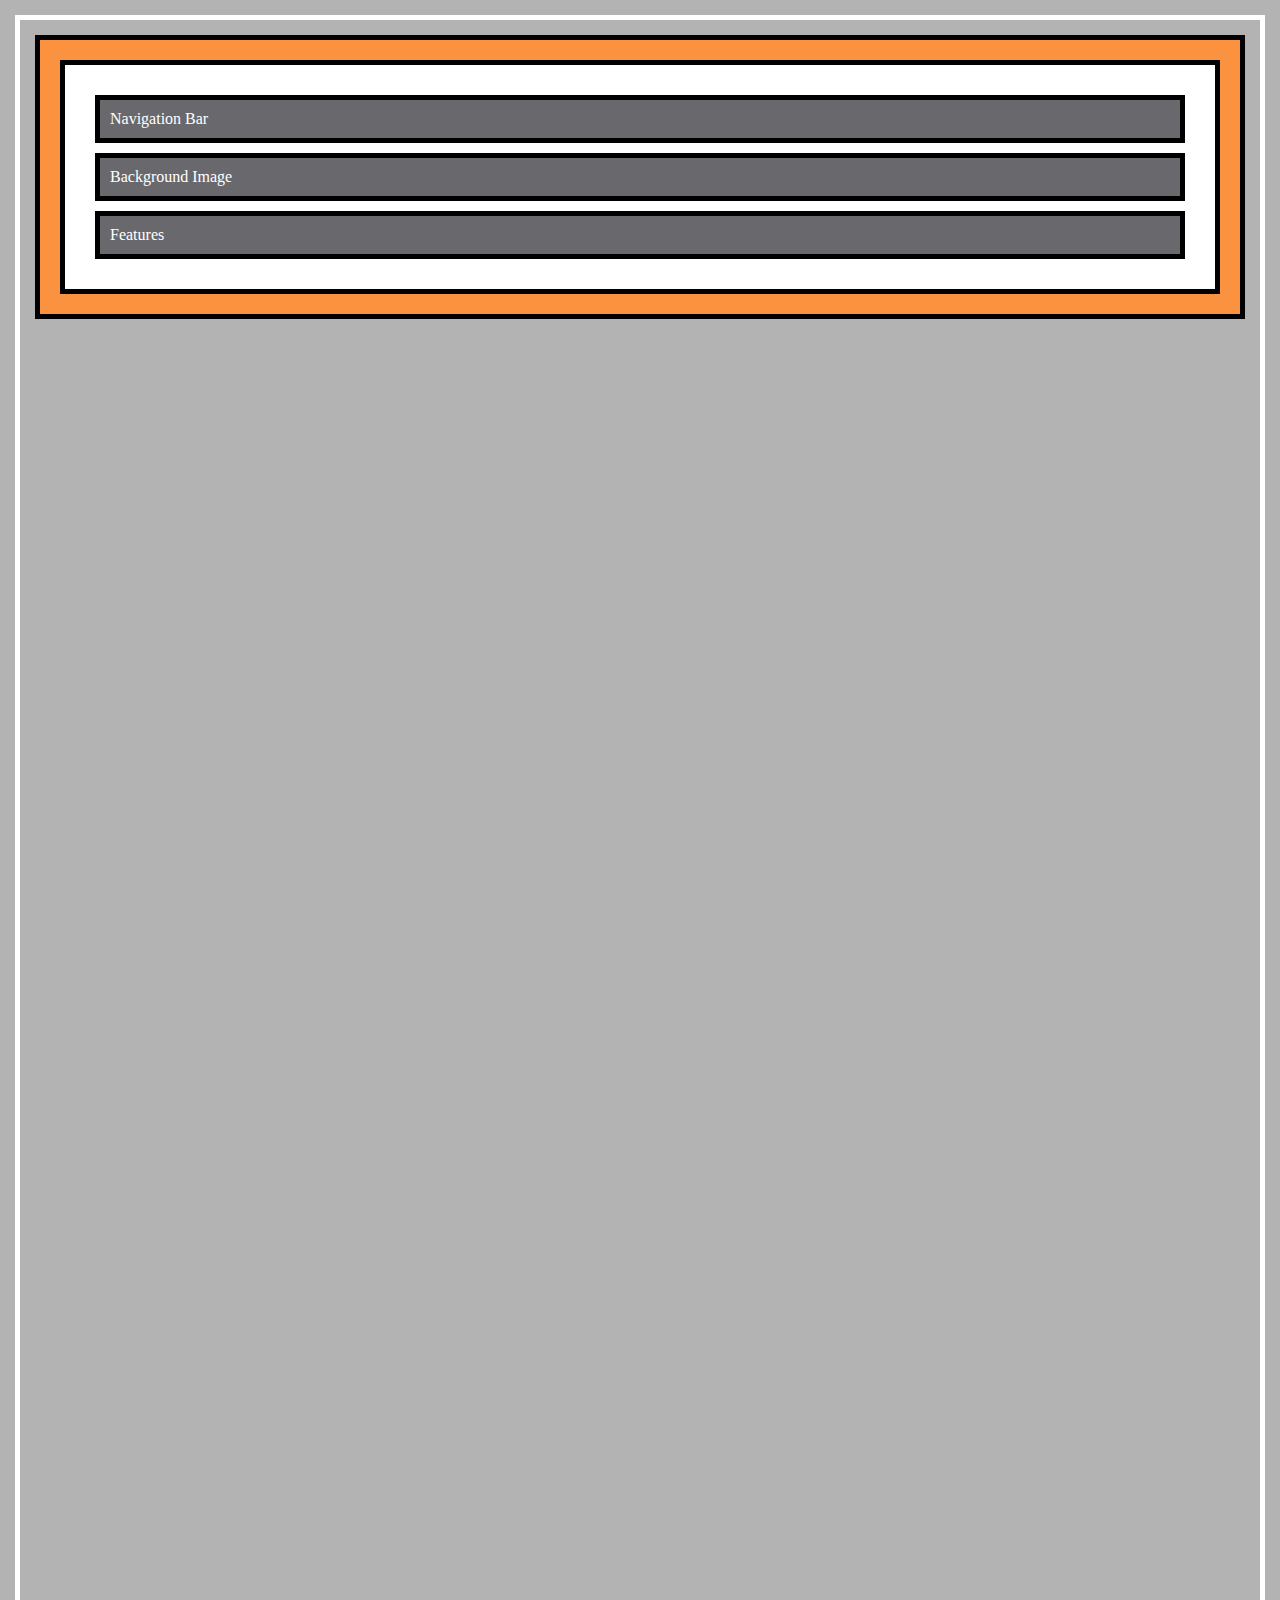
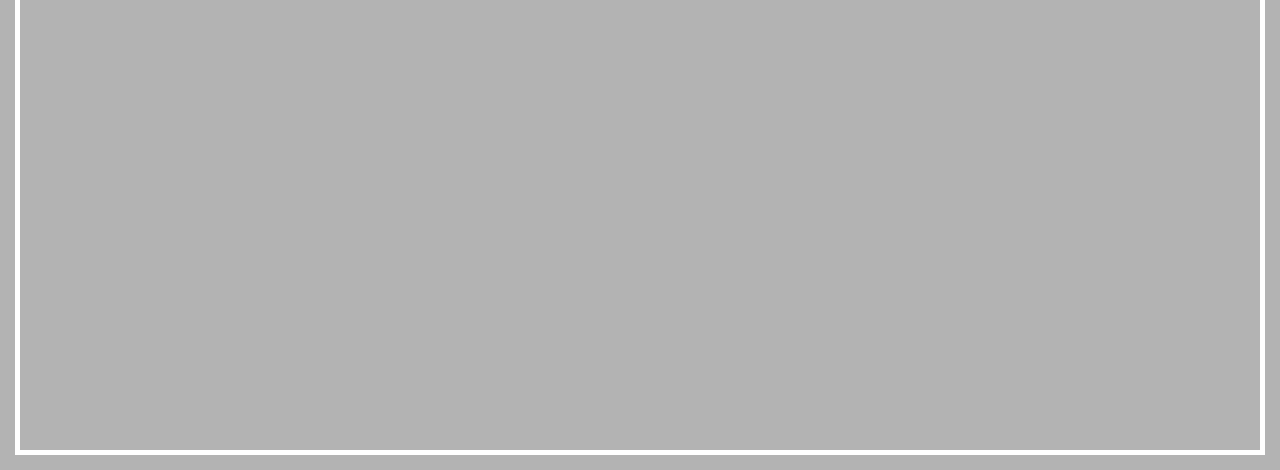
<file: position-02-working-with-fixed-starting-code/index.html>
<!DOCTYPE html>
<html lang="en">
    <head>
        <meta charset="UTF-8">
        <meta http-equiv="X-UA-Compatible" content="ie=edge">
        <link rel="stylesheet" href="main.css">
        <title>Position</title>
    </head>
    <body>
        <div class="parent">
            <div class="child-1">Navigation Bar</div>
            <div class="child-2">Background Image</div>
            <div class="child-3">Features</div>
        </div>
    </body>
</html>
</file>
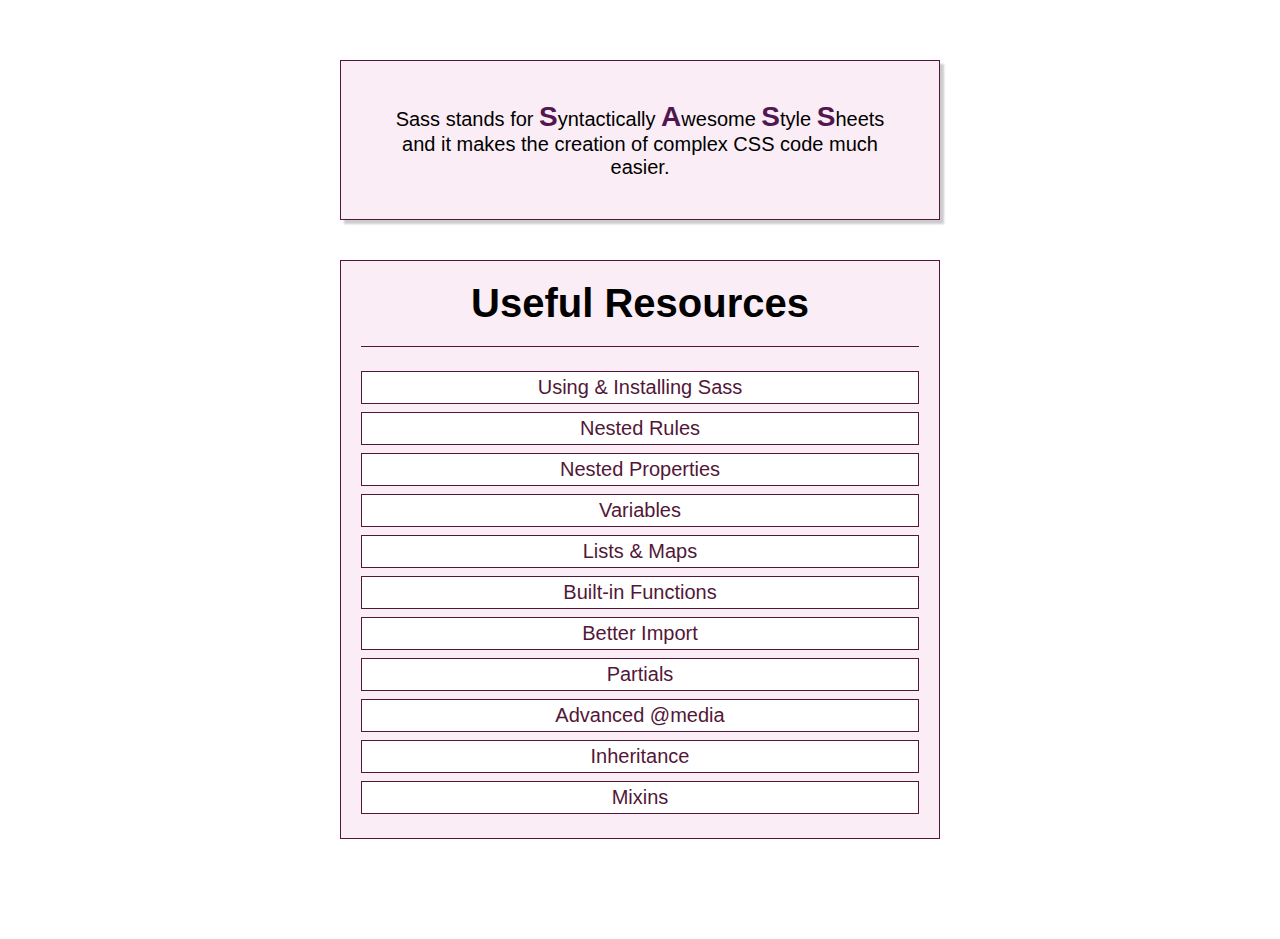
<file: sass-01-installing-sass-starting-code/index.html>
<!DOCTYPE html>
<html lang="en">

<head>
    <meta charset="UTF-8">
    <meta name="viewport" content="width=device-width, initial-scale=1.0">
    <meta http-equiv="X-UA-Compatible" content="ie=edge">
    <title>CSS Course</title>
    <link rel="stylesheet" href="main.css">
</head>

<body>
    <div class="container">
        <section class="sass-introduction">
            <p>Sass stands for
                <span class="char-highlight">S</span>yntactically
                <span class="char-highlight">A</span>wesome
                <span class="char-highlight">S</span>tyle
                <span class="char-highlight">S</span>heets and it makes the creation of complex CSS code much easier.</p>
        </section>
        <section class="sass-details">
            <header class="section-header">
                <h1>Useful Resources</h1>
            </header>
            <ul class="documentation-links">
                <li>
                    <a class="documentation-link link-important" href="https://sass-lang.com/documentation/file.SASS_REFERENCE.html#using_sass">Using &amp; Installing Sass</a>
                </li>
                <li>
                    <a class="documentation-link" href="https://sass-lang.com/documentation/file.SASS_REFERENCE.html#nested_rules">Nested Rules</a>
                </li>
                <li>
                    <a class="documentation-link" href="https://sass-lang.com/documentation/file.SASS_REFERENCE.html#nested_properties">Nested Properties</a>
                </li>
                <li>
                    <a class="documentation-link" href="https://sass-lang.com/documentation/file.SASS_REFERENCE.html#variables_">Variables</a>
                </li>
                <li>
                    <a class="documentation-link" href="https://sass-lang.com/documentation/file.SASS_REFERENCE.html#lists">Lists &amp; Maps</a>
                </li>
                <li>
                    <a class="documentation-link" href="https://sass-lang.com/documentation/Sass/Script/Functions.html">Built-in Functions</a>
                </li>
                <li>
                    <a class="documentation-link" href="https://sass-lang.com/documentation/file.SASS_REFERENCE.html#import">Better Import</a>
                </li>
                <li>
                    <a class="documentation-link" href="https://sass-lang.com/documentation/file.SASS_REFERENCE.html#partials">Partials</a>
                </li>
                <li>
                    <a class="documentation-link" href="https://sass-lang.com/documentation/file.SASS_REFERENCE.html#media">Advanced @media</a>
                </li>
                <li>
                    <a class="documentation-link" href="https://sass-lang.com/documentation/file.SASS_REFERENCE.html#extend">Inheritance</a>
                </li>
                <li>
                    <a class="documentation-link" href="https://sass-lang.com/documentation/file.SASS_REFERENCE.html#defining_a_mixin">Mixins</a>
                </li>
            </ul>
        </section>
    </div>
</body>

</html>
</file>
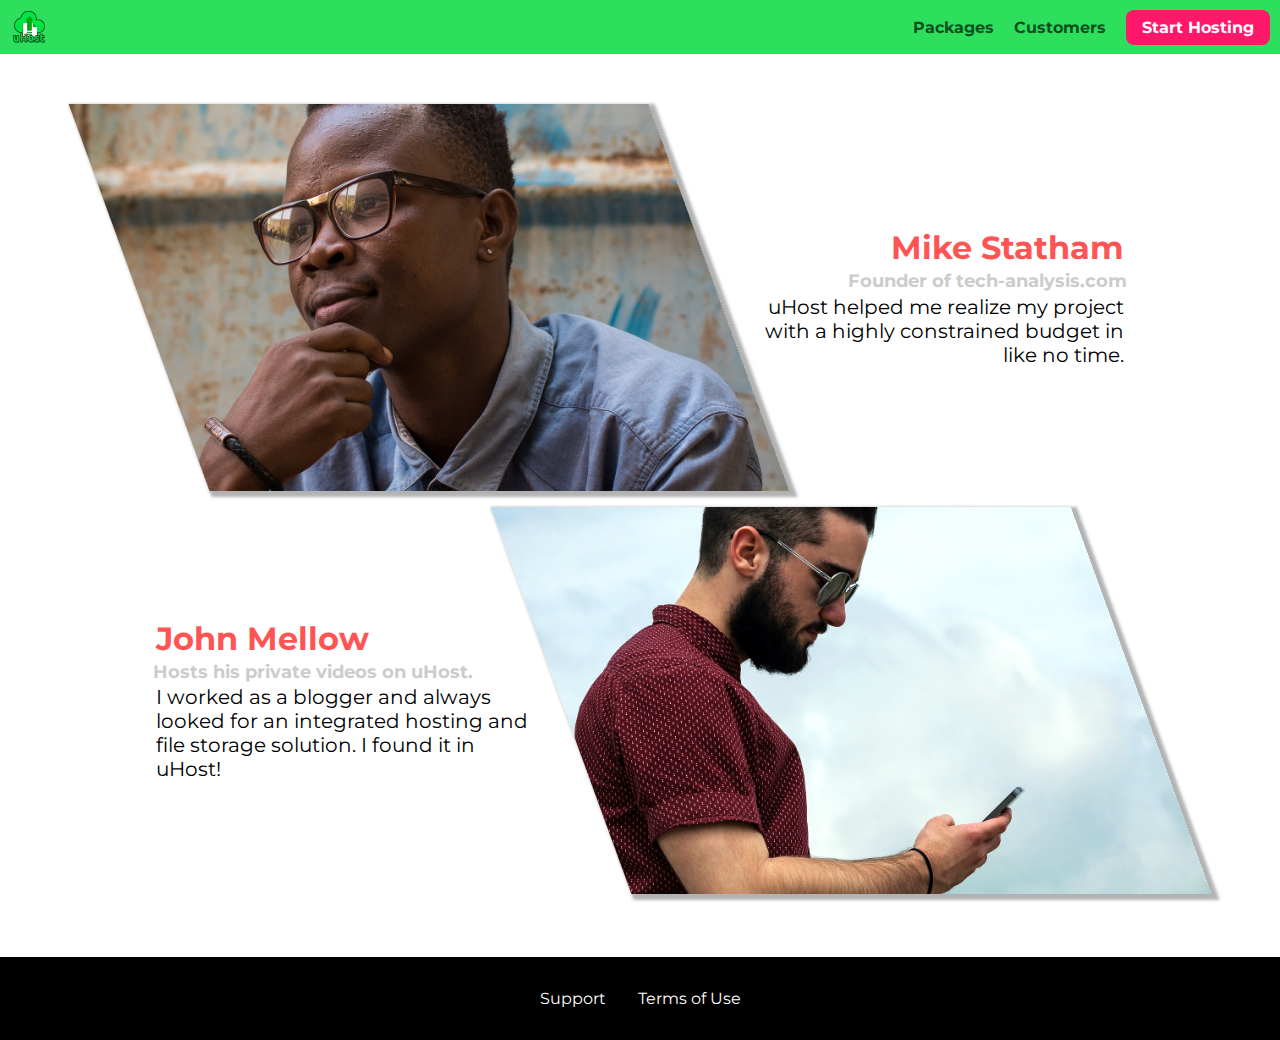
<file: basics-01-understanding-the-course-project-starting-code/customers/index.html>
<!DOCTYPE html>
<html lang="en">

<head>
    <meta charset="UTF-8">
    <meta name="viewport" content="width=device-width, initial-scale=1.0">
    <meta http-equiv="X-UA-Compatible" content="ie=edge">
    <meta name="viewport" content="width=device-width, initial-scale=1.0">
    <title>uHost Customers</title>
    <link rel="shortcut icon" href="../favicon.png">
    <link rel="stylesheet" href="../shared.css">
    <link rel="stylesheet" href="customers.css">
</head>

<body>
    <div class="backdrop"></div>
    <header class="main-header">
        <div class="logo">
            <button class="toggle-button">
                <span class="toggle-button__bar"></span>
                <span class="toggle-button__bar"></span>
                <span class="toggle-button__bar"></span>
            </button>
            <a href="../index.html">
                <img src="../images/uhost-icon.png" class="main-header__brand" href="../index.html" alt="uHost - Your favorite hosting solution"></img>
            </a>
        </div>
        <nav class="main-nav">
            <ul class="main-nav__items">
                <li class="main-nav__item">
                    <a href="../packages/index.html">Packages</a>
                </li>
                <li class="main-nav__item">
                    <a href="../customers/index.html">Customers</a>
                </li>
                <li class="main-nav__item--cta">
                    <a href="../start-hosting/index.html">Start Hosting</a>
                </li>
            </ul>
        </nav>
    </header>
    <nav class="mobile-nav">
        <ul class="mobile-nav__items">
            <li class="mobile-nav__item">
                <a href="../packages/index.html">Packages</a>
            </li>
            <li class="mobile-nav__item">
                <a href="../customers/index.html">Customers</a>
            </li>
            <li class="mobile-nav__item mobile-nav__item--cta">
                <a href="../start-hosting/index.html">Start Hosting</a>
            </li>
        </ul>
    </nav>
    <main>
        <div>
            <div class="testimonial" id="customer-1">
                <div class="testimonial__image-container">
                    <img src="../images/customer-1.jpg" alt="Mike Statham - Customer" class="testimonial__image">
                </div>
                <div class="testimonial__info">
                    <h1 class="testimonial__name">Mike Statham</h1>
                    <h2 class="testimonial__subtitle">Founder of
                        <a href="tech-analysis.com">tech-analysis.com</a>
                    </h2>
                    <p class="testimonial__text">uHost helped me realize my project with a highly constrained budget in like no time.</p>
                </div>
            </div>
            <div class="testimonial" id="customer-2">

                <div class="testimonial__info">
                    <h1 class="testimonial__name">John Mellow</h1>
                    <h2 class="testimonial__subtitle">Hosts his private videos on uHost.
                    </h2>
                    <p class="testimonial__text">I worked as a blogger and always looked for an integrated hosting and file storage solution. I found
                        it in uHost!
                    </p>
                </div>
                <div class="testimonial__image-container">
                    <img src="../images/customer-2.jpg" alt="John Mellow - Customer" class="testimonial__image">
                </div>
            </div>
        </div>
    </main>
    <footer class="main-footer">
        <nav>
            <ul class="main-footer__links">
                <li class="main-footer__link">
                    <a href="#">Support</a>
                </li>
                <li class="main-footer__link">
                    <a href="#">Terms of Use</a>
                </li>
            </ul>
        </nav>
    </footer>
    <script src="../shared.js"></script>
</body>

</html>
</file>
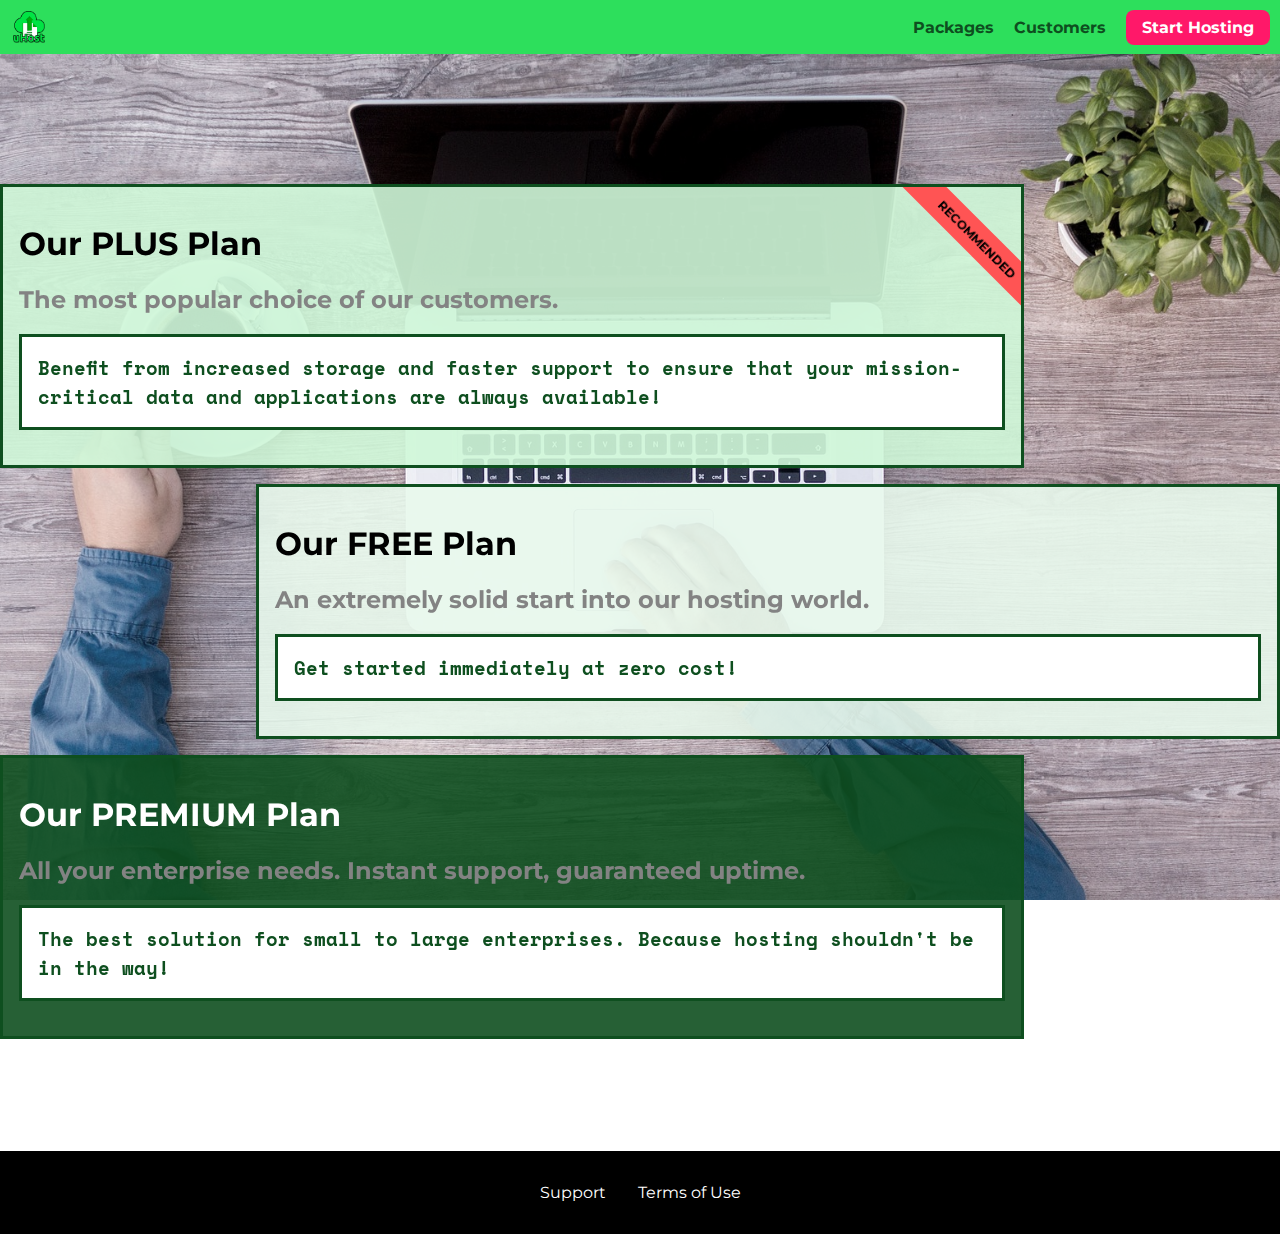
<file: basics-01-understanding-the-course-project-starting-code/packages/index.html>
<!DOCTYPE html>
<html lang="en">

<head>
    <meta charset="UTF-8">
    <meta http-equiv="X-UA-Compatible" content="ie=edge">
    <meta name="viewport" content="width=device-width, initial-scale=1.0">
    <title>uHost</title>
    <link rel="shortcut icon" href="favicon.png">
    <link rel="stylesheet" href="../shared.css">
    <link rel="stylesheet" href="packages.css">
</head>

<body>
    <div class="backdrop"></div>
    <div class="background"></div>
    <header class="main-header">
        <div class="logo">
            <button class="toggle-button">
                <span class="toggle-button__bar"></span>
                <span class="toggle-button__bar"></span>
                <span class="toggle-button__bar"></span>
            </button>
            <a href="../index.html">
                <img src="../images/uhost-icon.png" class="main-header__brand" href="../index.html" alt="uHost - Your favorite hosting solution"></img>
            </a>
        </div>
        <nav class="main-nav">
            <ul class="main-nav__items">
                <li class="main-nav__item">
                    <a href="../packages/index.html">Packages</a>
                </li>
                <li class="main-nav__item">
                    <a href="../customers/index.html">Customers</a>
                </li>
                <li class="main-nav__item--cta">
                    <a href="../start-hosting/index.html">Start Hosting</a>
                </li>
            </ul>
        </nav>
    </header>
    <nav class="mobile-nav">
        <ul class="mobile-nav__items">
            <li class="mobile-nav__item">
                <a href="../packages/index.html">Packages</a>
            </li>
            <li class="mobile-nav__item">
                <a href="../customers/index.html">Customers</a>
            </li>
            <li class="mobile-nav__item mobile-nav__item--cta">
                <a href="../start-hosting/index.html">Start Hosting</a>
            </li>
        </ul>
    </nav>
    <main>
        <section class="plan plan--plus">
            <a href="#">
                <h1 class="plan__title">Our PLUS Plan</h1>
                <h2 class="plan__badge">RECOMMENDED</h2>
                <h2 class="plan__subtitle">The most popular choice of our customers.</h2>
                <p class="plan__description">Benefit from increased storage and faster support to ensure that your mission-critical data and applications
                    are always available!</p>
            </a>
        </section>
        <section class="plan plan--free">
            <a href="#">
                <h1 class="plan__title">Our FREE Plan</h1>
                <h2 class="plan__subtitle">An extremely solid start into our hosting world.</h2>
                <p class="plan__description">Get started immediately at zero cost!</p>
            </a>
        </section>
        <div class="clearfix"></div>
        <section class="plan plan--premium">
            <a href="#">
                <h1 class="plan__title">Our PREMIUM Plan</h1>
                <h2 class="plan__subtitle">All your enterprise needs. Instant support, guaranteed uptime. </h2>
                <p class="plan__description">The best solution for small to large enterprises. Because hosting shouldn't be in the way!</p>
            </a>
        </section>
    </main>
    
    <footer class="main-footer">
        <nav>
            <ul class="main-footer__links">
                <li class="main-footer__link">
                    <a href="#">Support</a>
                </li>
                <li class="main-footer__link">
                    <a href="#">Terms of Use</a>
                </li>
            </ul>
        </nav>
    </footer>
    <script src="../shared.js"></script>
</body>

</html>
</file>
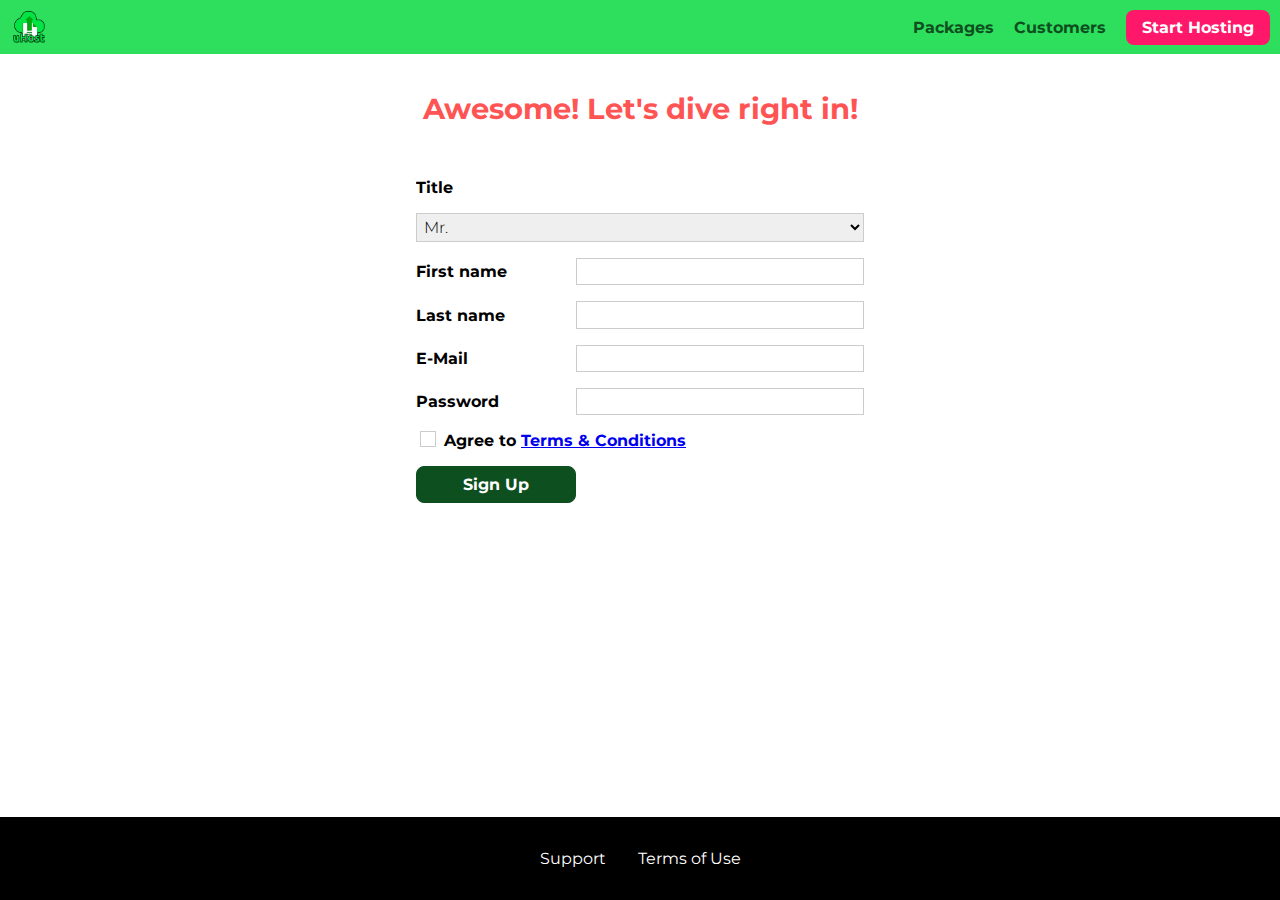
<file: basics-01-understanding-the-course-project-starting-code/start-hosting/index.html>
<!DOCTYPE html>
<html lang="en">

<head>
    <meta charset="UTF-8">
    <meta name="viewport" content="width=device-width, initial-scale=1.0">
    <meta http-equiv="X-UA-Compatible" content="ie=edge">
    <title>uHost Signup</title>
    <link rel="shortcut icon" href="../favicon.png">
    <link rel="stylesheet" href="../shared.css">
    <link rel="stylesheet" href="start-hosting.css">
</head>

<body>
    <div class="backdrop"></div>
    <header class="main-header">
        <div class="logo">
            <button class="toggle-button">
                <span class="toggle-button__bar"></span>
                <span class="toggle-button__bar"></span>
                <span class="toggle-button__bar"></span>
            </button>
            <a href="../index.html" >
                <img class="main-header__brand" src="../images/uhost-icon.png" alt="uHost - Your favorite hosting company">
            </a>
        </div>
        <nav class="main-nav">
            <ul class="main-nav__items">
                <li class="main-nav__item">
                    <a href="../packages/index.html">Packages</a>
                </li>
                <li class="main-nav__item">
                    <a href="../customers/index.html">Customers</a>
                </li>
                <li class="main-nav__item main-nav__item--cta">
                    <a href="index.html">Start Hosting</a>
                </li>
            </ul>
        </nav>
    </header>
    <nav class="mobile-nav">
        <ul class="mobile-nav__items">
            <li class="mobile-nav__item">
                <a href="../packages/index.html">Packages</a>
            </li>
            <li class="mobile-nav__item">
                <a href="../customers/index.html">Customers</a>
            </li>
            <li class="mobile-nav__item mobile-nav__item--cta">
                <a href="index.html">Start Hosting</a>
            </li>
        </ul>
    </nav>
    <main class="signup-page">
        <h1 class="signup-title">Awesome! Let's dive right in!</h1>
        <form action="index.html" class="signup-form">
            <label for="title">Title</label>
            <select id="title">
                <option value="mr">Mr.</option>
                <option value="ms">Ms.</option>
            </select>
            <label for="first-name">First name</label>
            <input type="text" id="first-name">
            <label for="last-name">Last name</label>
            <input type="text" id="last-name">
            <label for="email">E-Mail</label>
            <input type="email" id="email">
            <label for="password">Password</label>
            <input type="password" id="password">
            <div class="signup-form__checkbox">
                <input type="checkbox" id="agree-terms">
                <label for="agree-terms">Agree to
                    <a href="#">Terms &amp; Conditions</a>
                </label>
            </div>
            <button type="submit" class="button">Sign Up</button>
        </form>
    </main>
    <footer class="main-footer">
        <nav>
            <ul class="main-footer__links">
                <li class="main-footer__link">
                    <a href="#">Support</a>
                </li>
                <li class="main-footer__link">
                    <a href="#">Terms of Use</a>
                </li>
            </ul>
        </nav>
    </footer>
    <script src="../shared.js"></script>
</body>

</html>
</file>
<file: basics-01-understanding-the-course-project-starting-code/shared.css>
@import url('https://fonts.googleapis.com/css2?family=Roboto:wght@100;300;400;500;700&display=swap');
@import url('https://fonts.googleapis.com/css2?family=Anton');
@import url('https://fonts.googleapis.com/css2?family=Montserrat:wght@100;200;300;400;500;600;700;800&display=swap');
@import url('https://fonts.googleapis.com/css2?family=Lato');

:root {
  --main-color: #2ddf5c;
  --secondary-color: #0e4f1f;
  --highlight-color: #ff1869
}

* {
  box-sizing: border-box;
}

html {
  height: 100%;
}

body {
  height: 100%;
  font-family: "Montserrat", sans-serif;
  margin: 0px;
  display: grid;
  grid-template-rows: 3.5rem auto fit-content(8rem);
  grid-template-areas: "header"
                       "main"
                       "footer"
}

main {
  /* min-height: calc(100vh - 3.5rem - 8rem); */
  /* margin-top: 3rem; */
  grid-area: main;
}

.backdrop {
  position: fixed;
  display: none;
  left: 0;
  top: 0;
  height: 100vh;
  width: 100vw;
  z-index: 100;
  background-color: rgba(0, 0, 0, 0.6);
}

.main-header {
  position: fixed;
  top: 0;
  width: 100%;
  background: var(--main-color);
  padding: 0 0.625rem;
  z-index: 2;
  display: flex;
  align-items: center;
  justify-content: space-between;
  & li {
    display: inline-block;
  }
  
}

@media (min-width: 40rem) {

}

.main-nav__item a,
.mobile-nav__item a {
  margin-left: 1rem;
  color: var(--secondary-color);
  text-decoration: none;
  font-weight: bold;
  padding-bottom: 0.2rem 0;
}

.main-nav__item a:hover,
.main-nav__item a:active {
  color: white;
  border-bottom: 5px solid white;
}

.main-nav__item--cta a,
.mobile-nav__item--cta a {
  color: white;
  background-color: var(--highlight-color);
  text-decoration: none;
  font-weight: bold;
  border: none;
  border-radius: 8px;
  padding: 0.5rem 1rem;
  margin-left: 1rem;
}

.main-nav__item--cta a:hover,
.mobile-nav__item--cta a:hover {
  color: var(--highlight-color);
  background-color: white;
  border: none;
}

.header-list {
  margin-bottom: 0;
  padding-bottom: 1.25rem;
}

.main-header__brand {
  color: var(--secondary-color);
  text-decoration: none;
  font-weight: bold;
  font-size: 1.375rem;
  height: 2rem;
  vertical-align: middle;
  margin: 0.2rem;
}

.button {
  background: var(--secondary-color);
  color: white;
  font: inherit;
  border: 1.5px solid var(--secondary-color);
  padding: .5rem;
  border-radius: .5rem;
  font-weight: bold;
  cursor: pointer;
}

.logo {
  display: inline-block;
  vertical-align: middle;
  padding: 0.5rem 0
}

@media (min-width: 40rem) {
  .toggle-button {
    display: none;
  }
}

.main-nav {
  display: none;
  margin: 0;
  padding: 0;
  vertical-align: middle;
}

@media (min-width: 40rem) {
  .main-nav {
    display: flex;
  }
}

.main-footer {
  background: black;
  padding: 2rem;
  margin-top: 3rem;
  grid-area: footer
}

.main-footer__links {
  list-style: none;
  margin: 0;
  padding: 0;
  text-align: center;
  display: flex;
  flex-direction: column;
}

.main-footer__link {
  margin: .5rem 0;
  & a {
    color: white;
    text-decoration: none;
  }
  & a:hover,
  a:active {
    color: #ccc;
  }
}

@media (min-width: 40rem) {
  .main-footer__link {
    display: inline-block;
    margin: 0 1rem;
  }

  .main-footer__links {
    flex-direction: row;
    justify-content: center;
  }
}

.mobile-nav {
  position: fixed;
  transform: translateX(-100%);
  transition: transform 200ms linear;
  z-index: 101;
  top: 0;
  left: 0;
  background: white;
  width: 80%;
  height: 100vh;
}

.mobile-nav__items {
  display: flex;
  flex-direction: column;
  justify-content: center;
  height: 100%;
  list-style: none;
  padding: 0;
  text-align: center;
}

.mobile-nav__item {
  margin: 1rem 0;
}

.mobile-nav__item a {
  font-size: 1.5rem;
}

.toggle-button {
  width: 3rem;
  background: transparent;
  border: none;
  cursor: pointer;
  padding-top: 0;
  padding-bottom: 0;
  vertical-align: middle;
}

.toggle-button:focus {
  outline: none;
}

.toggle-button__bar {
  width: 100%;
  height: 0.2rem;
  background: black;
  display: block;
  margin: 0.3rem 0;
}

.open {
  display: block !important;
  opacity: 1 !important;
  transform: translateY(0) !important;
  transition: opacity 200ms ease-in, transform 200ms ease-in;
}

.main-nav__item--cta {
  animation: wiggle 300ms 1s 8 ease-in-out none;
}


@keyframes wiggle {
  0% {
    transform: rotateZ(0)
  }
  25% {
    transform: rotateZ(-5deg)
  }
  50% {
    transform: rotateZ(0)
  }
  75% {
    transform: rotateZ(5deg)
  }
  100% {
    transform: rotateZ(0)
  }
}
</file>
<file: basics-01-understanding-the-course-project-starting-code/main.css>
body::-webkit-scrollbar {
    width: 0;
}

#product-overview {
    background: linear-gradient(to top, rgba(80,68,18,0.6) 10%, transparent), url("images/freedom.jpg") left 10% bottom 70%/cover no-repeat border-box, #ff1869;
    height: 40vh;
    width: 100vw;
    /* margin-top: 1rem; */
    position: relative
}

#product-overview h1 {
    color: white;
    font-family: Lato, sans-serif;
    position: absolute;
    bottom: 5%;
    left: 3%;
    font-size: 2rem;
}

@media (min-width: 40rem) {
    #product-overview {
        background-position: 50% 35%;
        height: 60vh;
        /* margin-top: 3.125rem */
    }

    #product-overview h1 {
        font-size: 3rem;
    }
}

@media (min-width: 60rem) {
    #product-overview {
        background-position: 50% 35%;
        height: 60vh;
    }

    #product-overview h1 {
        font-size: 5rem;
    }
}

.section-title {
    color: #2ddf5c;
    text-align: center;
    
}

.plan__list {
    display: flex;
    flex-direction: column;
}

.plan {
    background: #d5ffdc;
    width: 100%;
    padding: 1rem;
    margin: .5rem 0;
    text-align: center;
    display: flex;
    flex-direction: column;
}

.plan__annotation {
    background-color: rgb(255, 255, 255);
    color: #19b84c;
    border-radius: 5px;
    padding: .3125rem 0px;
    box-shadow: 2px 2px 2px 2px rgba(0, 0, 0, 0.5)
}

.plan__features {
    list-style-type: none;
    margin: 0;
    padding: 0;
    & .plan__feature {
        margin: .5rem 0
    }
}

@media (min-width: 40rem) {
    .plan__list {
        width: 100%;
        text-align: center;
        flex-direction: row;
        justify-content: center;
        align-items: center;
    }

    .plan {
        width: 30%;
        height: 25rem;
        vertical-align: middle;
        min-width: 13rem;
        max-width: 25rem;
        margin: 0 0.3rem;
        display: flex;
        flex-direction: column;
        align-items: center;
    }

    .plan--highlight {
        box-shadow: 2px 2px 2px 2px rgba(0, 0, 0, 0.5);
        height: 28rem;
    }

    .article h3 {
        margin: 0.5rem;
    }

    .plan__annotation {
        width: 100%;
    }
}

.plan__title {
    color: #0e4f1f;
    margin: 0.5rem;
}

.plan__price {
    color: #858585;
    margin: 0.5rem;
}

.plan--highlight {
    background-color: #19b84c;
    color: white;
    /* box-shadow: 2px 2px 2px 2px rgba(0, 0, 0, 0.5); */
    & .plan__title {
        color: white
    }
    & .plan__price {
        color: #0e4f1f;
    }
}

.button:hover,
.button:active {
    background: white;
    color: #0e4f1f;
    border: 1.5px solid white;
}

.button:focus {
    outline: none;
}

#key-features {
    background-color: #ff1869;
    margin-top: 5rem;
    & .section-title {
        color: white;
        margin: 2rem;
        padding: 1rem;
    }
}

.key-feature__list {
    list-style: none;
    padding: 0;
    margin: 0;
    display: flex;
    flex-direction: column;
    flex: 1;
    align-items: center;
}

.key-feature {
    /* width: 32%; */
    /* flex: 1; */
    margin: 0 1rem;
    display: flex;
    flex-direction: column;
    align-items: center;
    vertical-align: top;

}


@media (min-width: 40rem) {

    .key-feature__list {
        flex-direction: row;
        justify-content: center;
    }
}

.key-feature__description {
    color: white;
    font-weight: bold;
    font-size: 1.25rem;
    text-align: center;
}

.key-feature__image {
    background: #ffcede;
    width: 128px;
    height: 128px;
    border: 2px solid #424242;
    border-radius: 50%;
    padding: 1.25rem;
}

.modal {
    position: fixed;
    display: none;
    transform: translateY(-3rem);
    opacity: 0;
    transition: opacity 200ms ease-out, transform 200ms ease-out;
    z-index: 200;
    top: 20%;
    left: 30%;
    width: 40%;
    background: white;
    padding: 1rem;
    border: 1px solid #ccc;
    box-shadow: 1px 1px 1px rgba(0, 0, 0, 0.5);
  }
  
  .modal__title {
    text-align: center;
    margin: 0 0 1rem 0;
  }
  
  .modal__actions {
    text-align: center;
  }
  
  .modal__action {
    border: 1px solid #0e4f1f;
    background: #0e4f1f;
    text-decoration: none;
    color: white;
    font: inherit;
    padding: 0.5rem 1rem;
    cursor: pointer;
  }
  
  .modal__action:hover,
  .modal__action:active {
    background: #2ddf5c;
    border-color: #2ddf5c;
  }
  
  .modal__action--negative {
    background: red;
    border-color: red;
  }
  
  .modal__action--negative:hover,
  .modal__action--negative:active {
    background: #ff5454;
    border-color: #ff5454;
  }
</file>
<file: basics-06-assignment-problem/main.css>
h1 {
    color: #0088d6;
    font-family: 'Lato', sans-serif
}

.second-li-codes {
    color: green;
}

code {
    font-family: 'IBM Plex Mono', mono-space;
    color: red
}

body {
    font-family: 'Montserrat', sans-serif;
}

li + li {
    background-color: black;
    color: white;
}

ol > li {
    background-color: black;
    color: white;
}
</file>
<file: diving-deeper-06-assignment-problem/main.css>
html, 
body {
    height: 100%
}

.my-box {
    padding-top: 20px;
    padding-left: 50px;
    padding-right: 100px;
    padding-bottom: 40px;
    margin-top: 30px;
    margin-left: 40px;
    margin-bottom: 80px;
    margin-right: 60px;
    border: dotted 3px green;
    display: inline-block
}

#first-box {
    height: 300px;
    width: 50%;
    box-sizing: border-box;
    display: none;
}

.my-box:last-of-type:hover {
    background-color: aquamarine;
    cursor: pointer;
    text-decoration: underline;
}
</file>
<file: flexbox-02-creating-a-flex-container-starting-code/main.css>
* {
    box-sizing: border-box;
    font-size: 1.5rem;
}

html {
    background: #b3b3b3;
    padding: 5px;
}

body {
    background: #b3b3b3;
    padding: 5px;
    margin: 0;
  }
  
.flex-container {
    background: white;
    padding: 10px;
    border: 5px solid black;
    display: flex;
    flex-direction: row;
    flex-wrap: wrap;
  }

.item-1 {
    background: #ff7300;
    color: white;
    padding: 10px;
    border: 5px solid black;
    margin: 10px;
}

.item-2 {
    background: #ff9640;
    color: white;
    padding: 10px;
    border: 5px solid black;
    margin: 10px;
    width: 250px;
    font-size: 1.8rem;
}

.item-3 {
    background: #ff9640;
    color: white;
    padding: 10px;
    border: 5px solid black;
    margin: 10px;
    height: 250px;
}

.item-4 {
    background: #f5c096;
    color: white;
    padding: 10px;
    border: 5px solid black;
    margin: 10px;
    width: 300px;
    height: 300px;
}

.item-5 {
    background: #d3c0b1;
    color: white;
    padding: 10px;
    border: 5px solid black;
    margin: 10px;
    width: 350px;
}

.item-6 {
    background: #d3c0b1;
    color: white;
    padding: 10px;
    border: 5px solid black;
    margin: 10px;
    width: 350px;
}
</file>
<file: grid-01-using-the-grid-on-our-projectstarting-code/main.css>
.container {
    height: 100vh;
    display: grid;
    gap: 1rem;
    grid-template-columns: repeat(4, 1fr);
    grid-template-rows: 1fr 5fr 1fr;
    grid-template-areas: "header header header header"
                         "sidebar main main main"
                         "footer footer footer footer";
}

.el1 {
    background: rgba(255, 154, 72, 0.5);
    grid-area: header;
    
}

.el2 {
    background: rgba(255, 0, 0, 0.5);
    /* grid-column: 1 / -1; */
    grid-area: sidebar;
}

.el3 {
    background: rgba(0, 128, 0, 0.5);
    /* grid-column: 2 / 5;
    grid-row: 1 / span 2; */
    grid-area: main;
}

.el4 {
    background: rgba(0, 4, 255, 0.5);
    grid-area: footer;
}
</file>
<file: grid-05-assignment-1-start/main.css>
.container {
    padding: 0 .2rem;
    margin: 0;
    height: 100vh;
    display: grid;
    grid-template-columns: repeat(4, 1fr);
    grid-template-rows: auto 80% auto;
    grid-template-areas: "header header header header"
                         "sidebar main main main"
                         "footer footer footer footer";
    gap: 0.5rem;
}

.header {
    /* grid-column: 1 / -1;
    grid-row: 1 / 2; */
    background-color:#fdf490;
    grid-area: header;
}

.sidebar {
    /* grid-column: 1 / 2;
    grid-row: 2 / 3; */
    background-color: rgb(155, 180, 255);
    grid-area: sidebar;
}

.main-content {
    /* grid-column: 2 / -1;
    grid-row: 2 / 3; */
    background-color: rgb(173, 255, 208);
    grid-area: main;
}

.footer {
    /* grid-column: 1 / -1;
    grid-row: 3 / 4; */
    background-color: rgb(255, 171, 157);
    grid-area: footer;
}

.paddings {
    /* margin: 0.25rem; */
    border-radius: 5px;
}

@media (max-width: 40rem) {
    .container {
        grid-template-columns: auto;
        grid-template-rows: auto 70% auto auto;
        grid-template-areas: "header"
                            "sidebar"
                            "main"
                            "footer";
        gap: 0
    }
}
</file>
<file: grid-17-applying-autoflow/main.css>
.container {
    margin: 20px;
    display: grid;
    grid-template-columns: repeat(2, 15rem);
    justify-content: center;
    grid-gap: 1.5rem;
    grid-auto-rows: minmax(5rem, auto);
    grid-auto-flow: column;
    grid-auto-columns: 8rem;
}

.quote {
  border: 1px solid #fa923f;
  background: #ffbd87;
  font-family: sans-serif;
  padding: 1rem;
  border-radius: 5px;
}

.quote--featured {
  border: #ff4213;
  background: #ff9f87;
  grid-column: span 2;
}
</file>
<file: more-on-selectors-2-multiple-css-classes/main.css>
body {
    font-family: sans-serif;
}

nav {
    margin-bottom: 16px;
    background: #fa923f;
    padding: 8px 0;
}

a {
    text-decoration: none;
    color: white;
    margin: 10px;
    color: blue;
    font-weight: bold
}

a.active {
    color: #521751;
}

.main-section {
    height: 800px;
    border: 1px solid #ccc;
    padding: 16px;
}

.highlighted {
    border: 2px solid #fa923f;
}
</file>
<file: position-02-working-with-fixed-starting-code/main.css>
html {
    background: #b3b3b3;
    padding: 15px;
    border: 5px solid white;
    margin: 15px;
    height: 2000px;
}

body {
    background: #fa923f;
    padding: 20px;
    border: 5px solid black;
    margin: 0;
  }
  
.parent {
    background: white;
    padding: 20px;
    border: 5px solid black;
    margin: 0;
  }
  
.parent div {
    background: rgb(105, 105, 109);
    color: white;
    padding: 10px;
    border: 5px solid black;
    margin: 10px;
}
</file>
<file: sass-01-installing-sass-starting-code/main.css>
@import "typography.css";
html {
  font-size: 94.75%;
}

body {
  font-family: Arial, sans-serif;
  margin: 0;
}

.container {
  display: -webkit-box;
  display: -ms-flexbox;
  display: -webkit-flex;
  display: flex;
  flex-direction: column;
  flex-wrap: nowrap;
  align-items: center;
  padding: 3rem 1;
  box-sizing: border-box;
}

.sass-introduction {
  border: 0.05rem solid #521738;
  background: #faedf5;
  padding: 2rem;
  text-align: center;
  box-shadow: 0.2rem 0.2rem 0.1rem #ccc;
  width: 90%;
  box-sizing: border-box;
}

.sass-introduction p {
  margin: 0;
}

.sass-details {
  border: 0.05rem solid #521738;
  background: #faedf5;
  padding: 1rem;
  text-align: center;
  margin: 2rem 0;
  width: 90%;
  box-sizing: border-box;
}

.section-header {
  border-bottom: 0.05rem solid #521738;
}

.section-header h1 {
  margin: 0 0 1rem 0;
}

.documentation-links {
  list-style: none;
  margin: 1rem 0 0 0;
  padding: 0;
  display: -webkit-box;
  display: -ms-flexbox;
  display: -webkit-flex;
  display: flex;
  flex-direction: column;
}

.documentation-links li {
  margin: 0.2rem 0;
  background: white;
}

.documentation-links .documentation-link {
  text-decoration: none;
  color: #521738;
  display: block;
  padding: 0.2rem;
  border: 0.05rem solid #521738;
}

.documentation-links .documentation-link:hover,
.documentation-links .documentation-link:active {
  color: white;
  background: #fa923f;
  border-color: #fa923f;
}

@media (min-width: 40rem) {
  html {
    font-size: 125%;
  }
  .container {
    padding: 3rem 0;
  }
  .sass-introduction,
  .sass-details {
    width: 30rem;
  }
}


/*# sourceMappingURL=main.css.map */
</file>
<file: basics-01-understanding-the-course-project-starting-code/customers/customers.css>
.testimonial {
    font-size: 20px;
    margin: 3rem 0;
  }
  
  .testimonial__list {
    width: 80%;
    margin: auto;
  }
  
  .testimonial:first-of-type {
    margin-top: 3rem;
  }

  .testimonial__image-container {
    display: inline-block;
    /* max-width: 580px; */
    /* width: 60%; */
    vertical-align: middle;
    box-shadow: 3px 3px 3px 3px rgba(0, 0, 0, 0.3);
    transform: skew(20deg);
    overflow: hidden
  }

  .testimonial__image {
    display: block;
    width: 100%;
    transform: skew(-20deg)
    scale(1.4)
  }
  
  .testimonial__info {
    text-align: right;
    padding: 0.9rem;
    /* display: inline-block; */
    /* vertical-align: middle; */
    /* width: 35%; */
  }
  
  #customer-2.testimonial {
    text-align: right;
  }
  
  #customer-2 .testimonial__info {
    text-align: left;
  }
  
  .testimonial__name {
    margin: 0.2rem;
    color: #ff5454;
    font-size: 2rem
  }
  
  .testimonial__subtitle {
    margin: 0;
    font-size: 18px;
    color: #ccc;
    font-size: 1.1rem
  }
  
  .testimonial__subtitle a {
    color: inherit;
    text-decoration: none;
  }
  
  .testimonial__subtitle a:hover,
  .testimonial__subtitle a:active {
    color: #7a7a7a;
  }
  
  .testimonial__text {
    margin: 0.2rem;
  }
  
  @media (min-width: 40rem) {
    .testimonial {
      max-width: 1500px;
      margin: 1rem auto;
      display: flex;
      flex-direction: row;
      align-items: center;
      justify-content: center;
    }

    .testimonial__info {
      width: 33%;
    }

    .testimonial__image-container {
      display: inline-block;
      max-width: 580px;
      width: 65%;
    }
  }

  #customer-1:hover .testimonial__image-container {
    animation: flip-customer 1s ease-out ;
  }
  
  @keyframes flip-customer {
    0% {
      transform: rotateY(0) skew(20deg);
    }
    50% {
      transform: rotateY(180deg) skew(20deg);
    }
    100% {
      transform: rotateY(360deg) skew(20deg);
    }
  }
</file>
<file: basics-01-understanding-the-course-project-starting-code/packages/packages.css>
@font-face {
    font-family: 'SpaceMono';
    src: url("SpaceMono-Regular.ttf");
}

@font-face {
    font-family: 'SpaceMono';
    src: url("SpaceMono-Bold.ttf");
    font-weight: bold;
}

main {
    padding-top: 2rem;
}

.background {
    background: url('../images/plans-background.jpg') center/cover;
    filter: grayscale(40%);
    width: 100vw;
    height: 100vh;
    position: fixed;
    z-index: -1;
}

.plan {
    border: 0.2rem solid #0e4f1f;
    width: 80%;
    padding: 1rem;
    margin: 0.5rem 0;
    position: relative;
    overflow: hidden;
    & a {
        text-decoration: none;
        color: black;
    }
    
}

.plan:hover,
.plan:active {
    border: 0.2rem solid #FE5B4A;
    box-shadow: 2px 2px 4px rgba(0,0,0,0.5);
}

.plan__title {
    color: black;
}

.plan__subtitle {
    color: #838383;
}

.plan__badge {
    position: absolute;
    right: 0;
    top: 0;
    margin: 0.3rem 1.25rem;
    padding: 0.5rem;
    font-size: 0.75rem;
    background-color: #ff5454;
    z-index: 10;
    width: 15rem;
    transform:  translateX(6rem) translateY(2rem) rotateZ(45deg);
    text-align: center;
}

.plan__description {
    color: #0e4f1f;
    border: 0.2rem solid #0e4f1f;
    padding: 1rem;
    background-color: white;
    font: 700 1.2rem "SpaceMono", sans-serif
}

.plan--plus {
    background-color: rgba(207, 247, 216, 0.903);
    border-left: none;
    margin-top: 2.5rem;
    position: relative;
    z-index: 1;
}



.plan--free {
    background-color: rgba(232, 248, 236, 0.903);
    border-right: none;
    float: right;
}



.clearfix {
    clear: both;
}

.plan--premium {
    background-color: rgba(14, 79, 31, 0.901);
    border-left: none;
    & .plan__title {
        color: white;
    }
}

.plan--premium:hover {
    border-left: none;
}

@media (min-width: 40rem) {
    main {
        max-width: 1500px;
        margin: 3.5rem auto;
    }

    .plan {
        border: 0.2rem solid #0e4f1f; 
    }

    .plan:hover {
        border: 0.2rem solid #FE5B4A;
    }
}

@media (max-width: 1500px) {
    .plan--free:hover {
        border-right: none;
    }

    .plan--plus:hover {
        border-left: none;
    }
}
</file>
<file: basics-01-understanding-the-course-project-starting-code/start-hosting/start-hosting.css>
main {
    padding-top: 1rem;
}

.signup-title {
    text-align: center;
    font-size: 1.8rem;
    color: #ff5454;
}

.signup-form {
    padding: 1rem;
    font-weight: bold;
    display: grid;
}

.signup-form label,
.signup-form input,
.signup-form select {
    display: block;
    margin-top: 1rem;
    width: 100%;
}

.signup-form input,
.signup-form select {
    padding: 0.2rem;
    font: inherit;
    border: 1px solid #ccc;
    font-weight: 300;
    vertical-align: bottom;
}

.signup-form input:focus,
.signup-form select:focus {
    outline: none;
    border: 1px solid #2ddf5c;
    background-color:  #d8f3df;
    font-weight: 300;
}

.signup-form input[id*="terms"],
.signup-form input[id*="terms"] + label {
    display: inline-block;
    width: auto;
}

.signup-form input[type="checkbox"] {
    -webkit-appearance: none;
    -moz-appearance: none;
    appearance: none;
    background-color: white;
    border: 1px solid #ccc;
    width: 1rem;
    height: 1rem;
}

.signup-form input[type="checkbox"]:checked {
    background-color: #2ddf5c;
    border-color: #0e4f1f;
}

.signup-form button[type="submit"] {
    display: block;
    margin-top: 1rem;
}

@media (min-width: 40rem) {
    .signup-form {
        max-width: 30rem;
        margin: auto;
        grid-template-columns: 10rem auto;
        align-items: center;
    }

    .signup-form__checkbox {
        grid-column: span 2
    }

    #title {
        grid-column: span 2
    }
}
</file>
